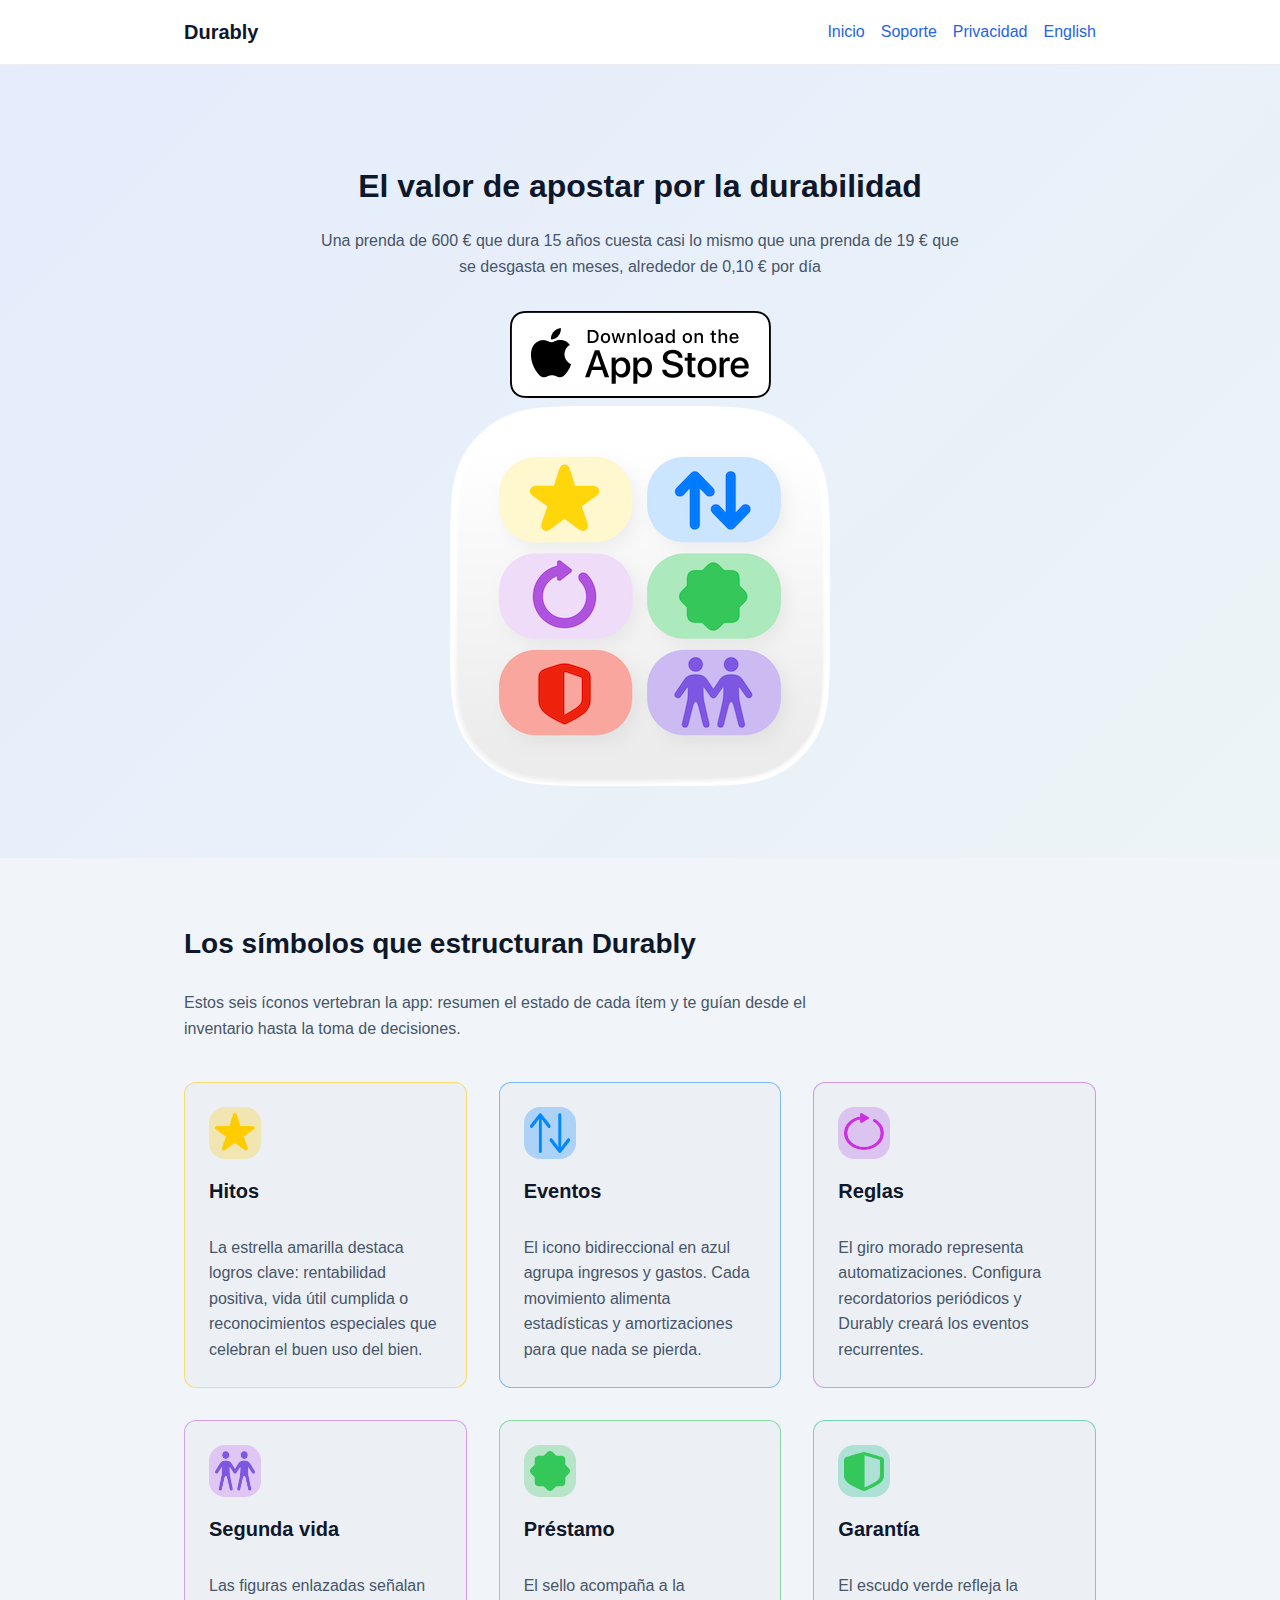
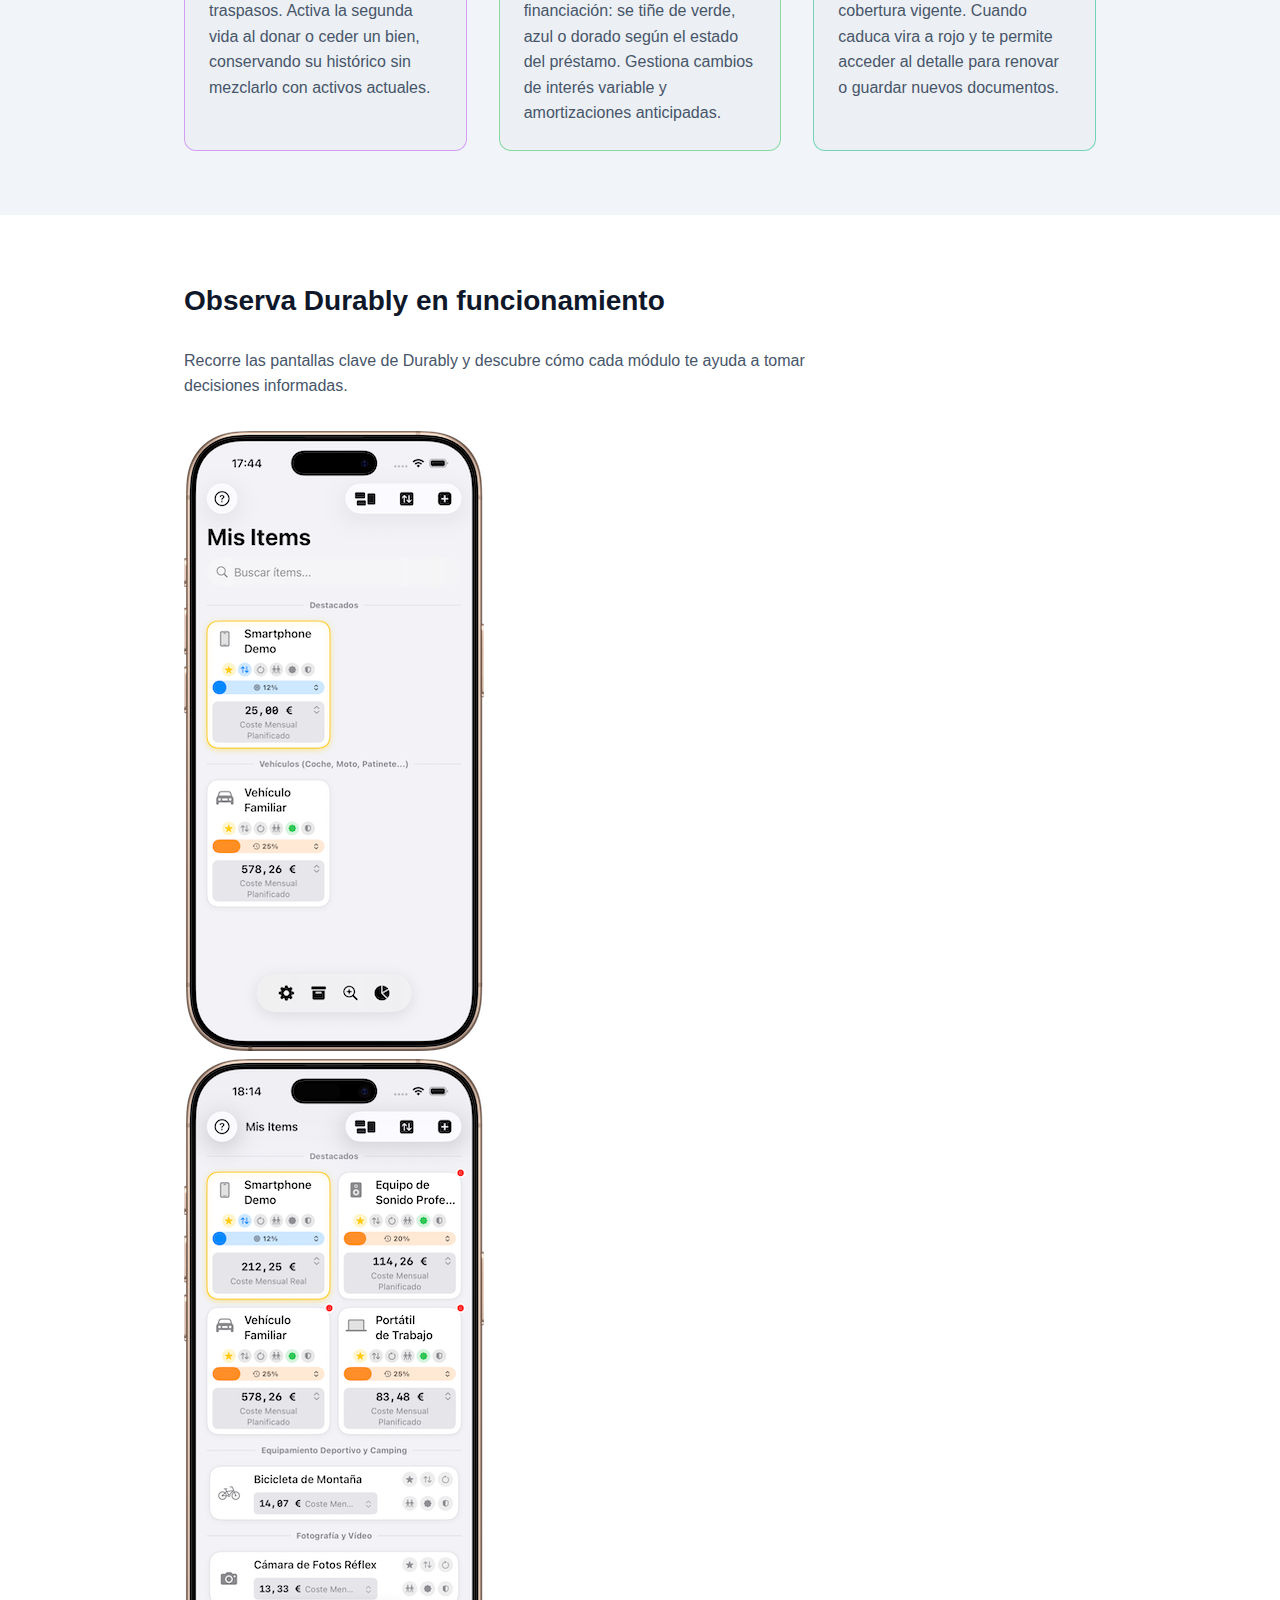
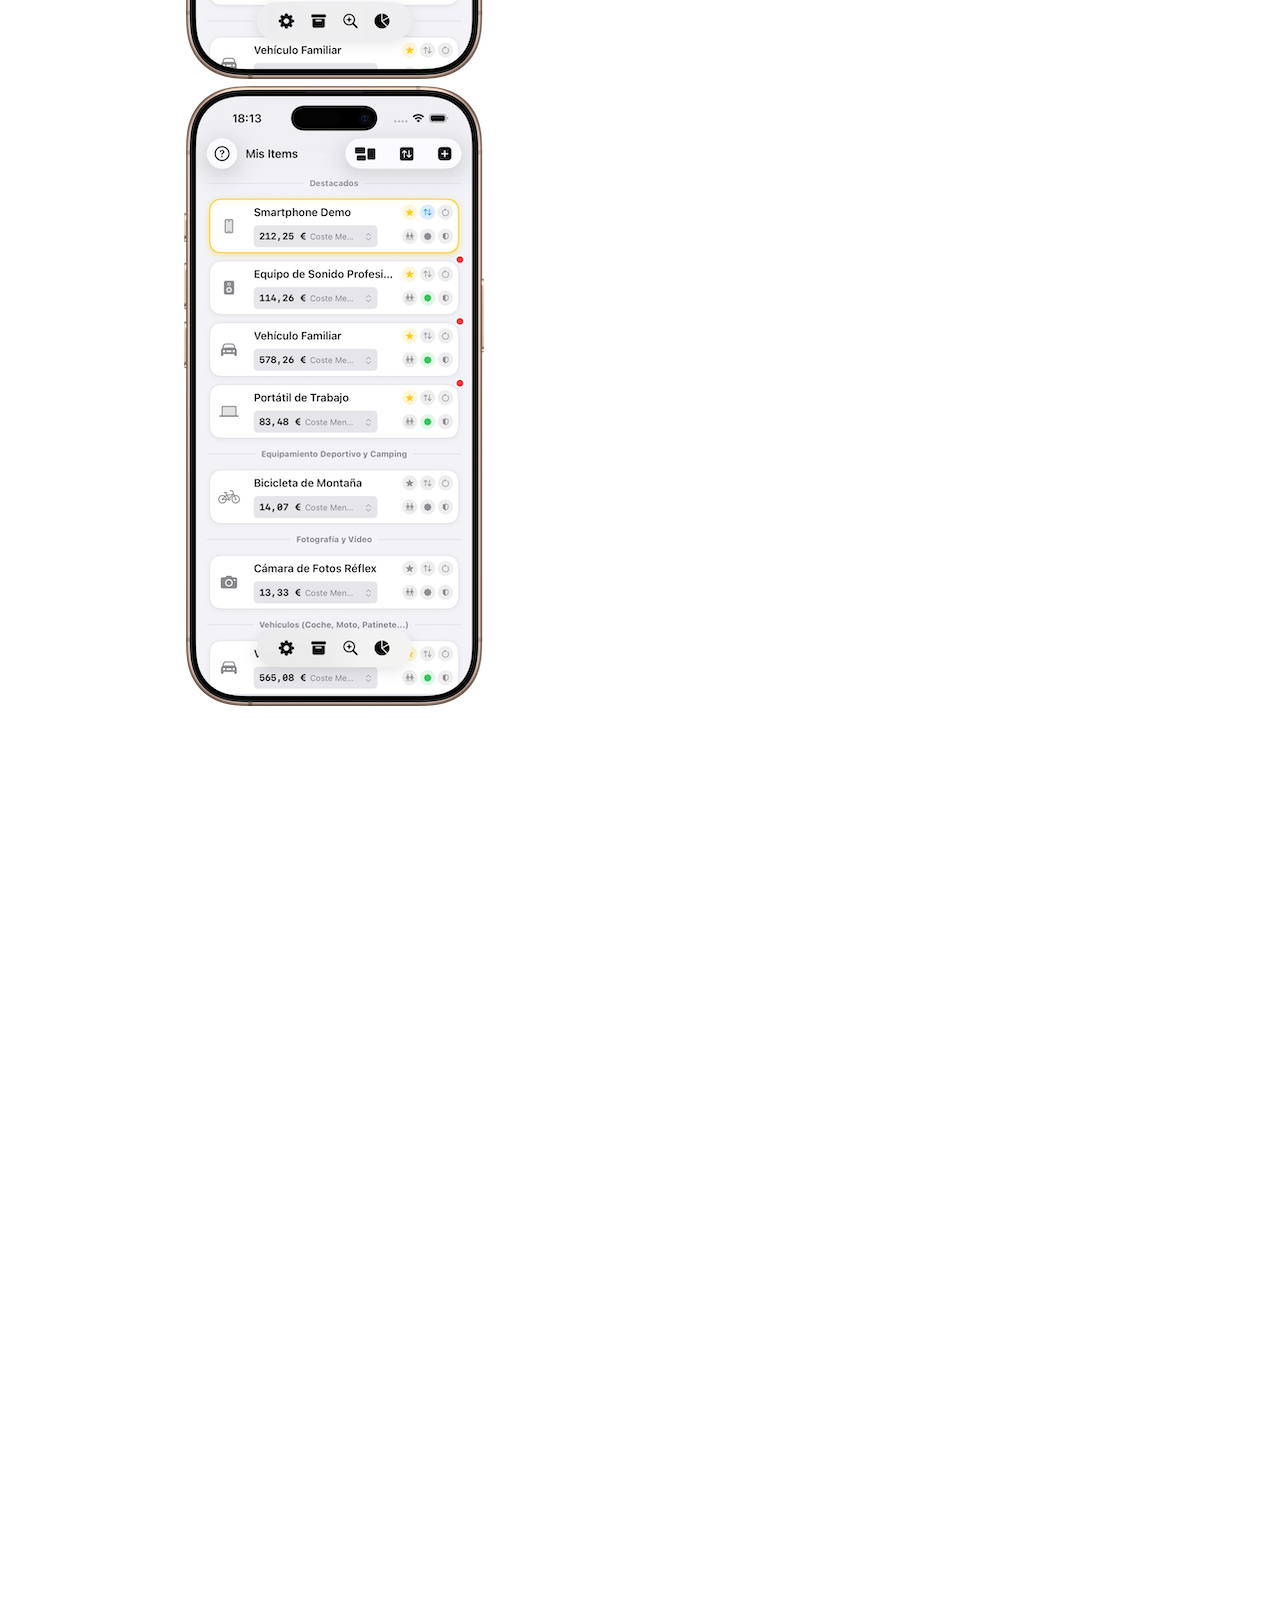
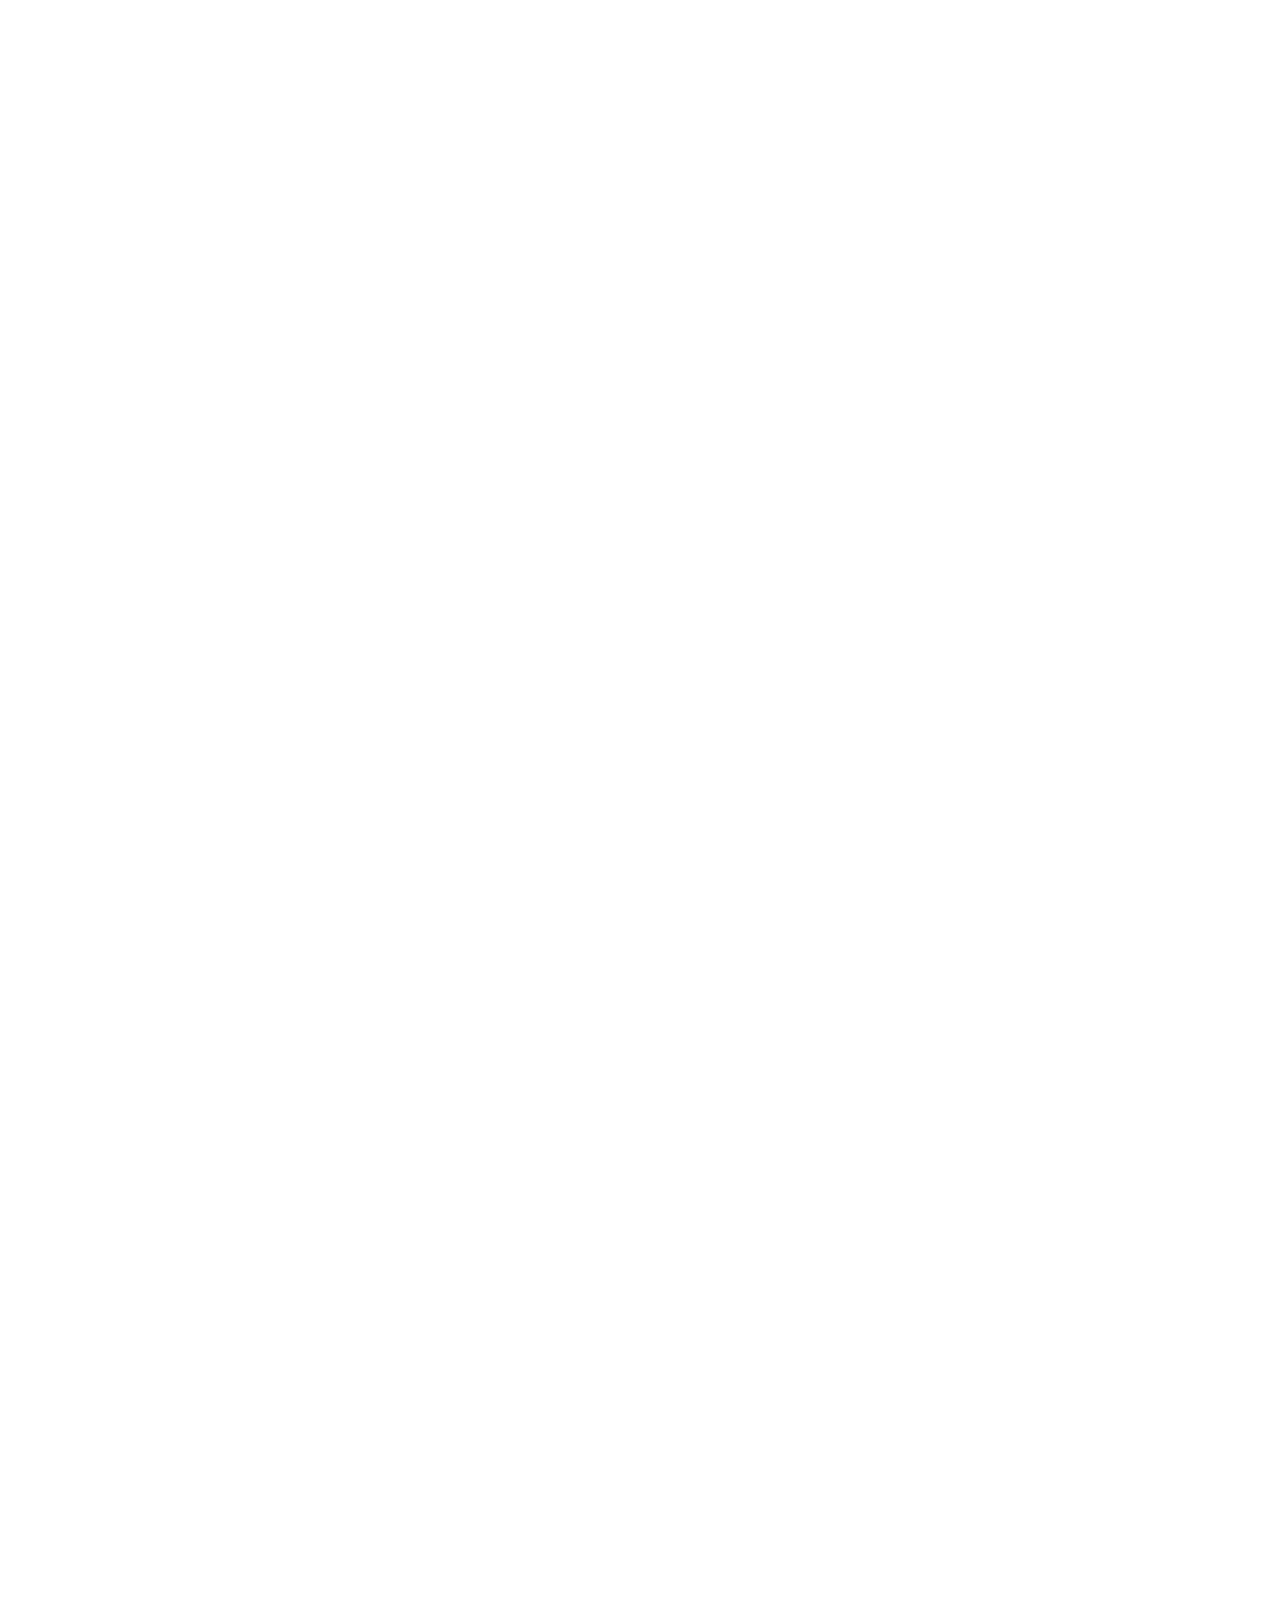
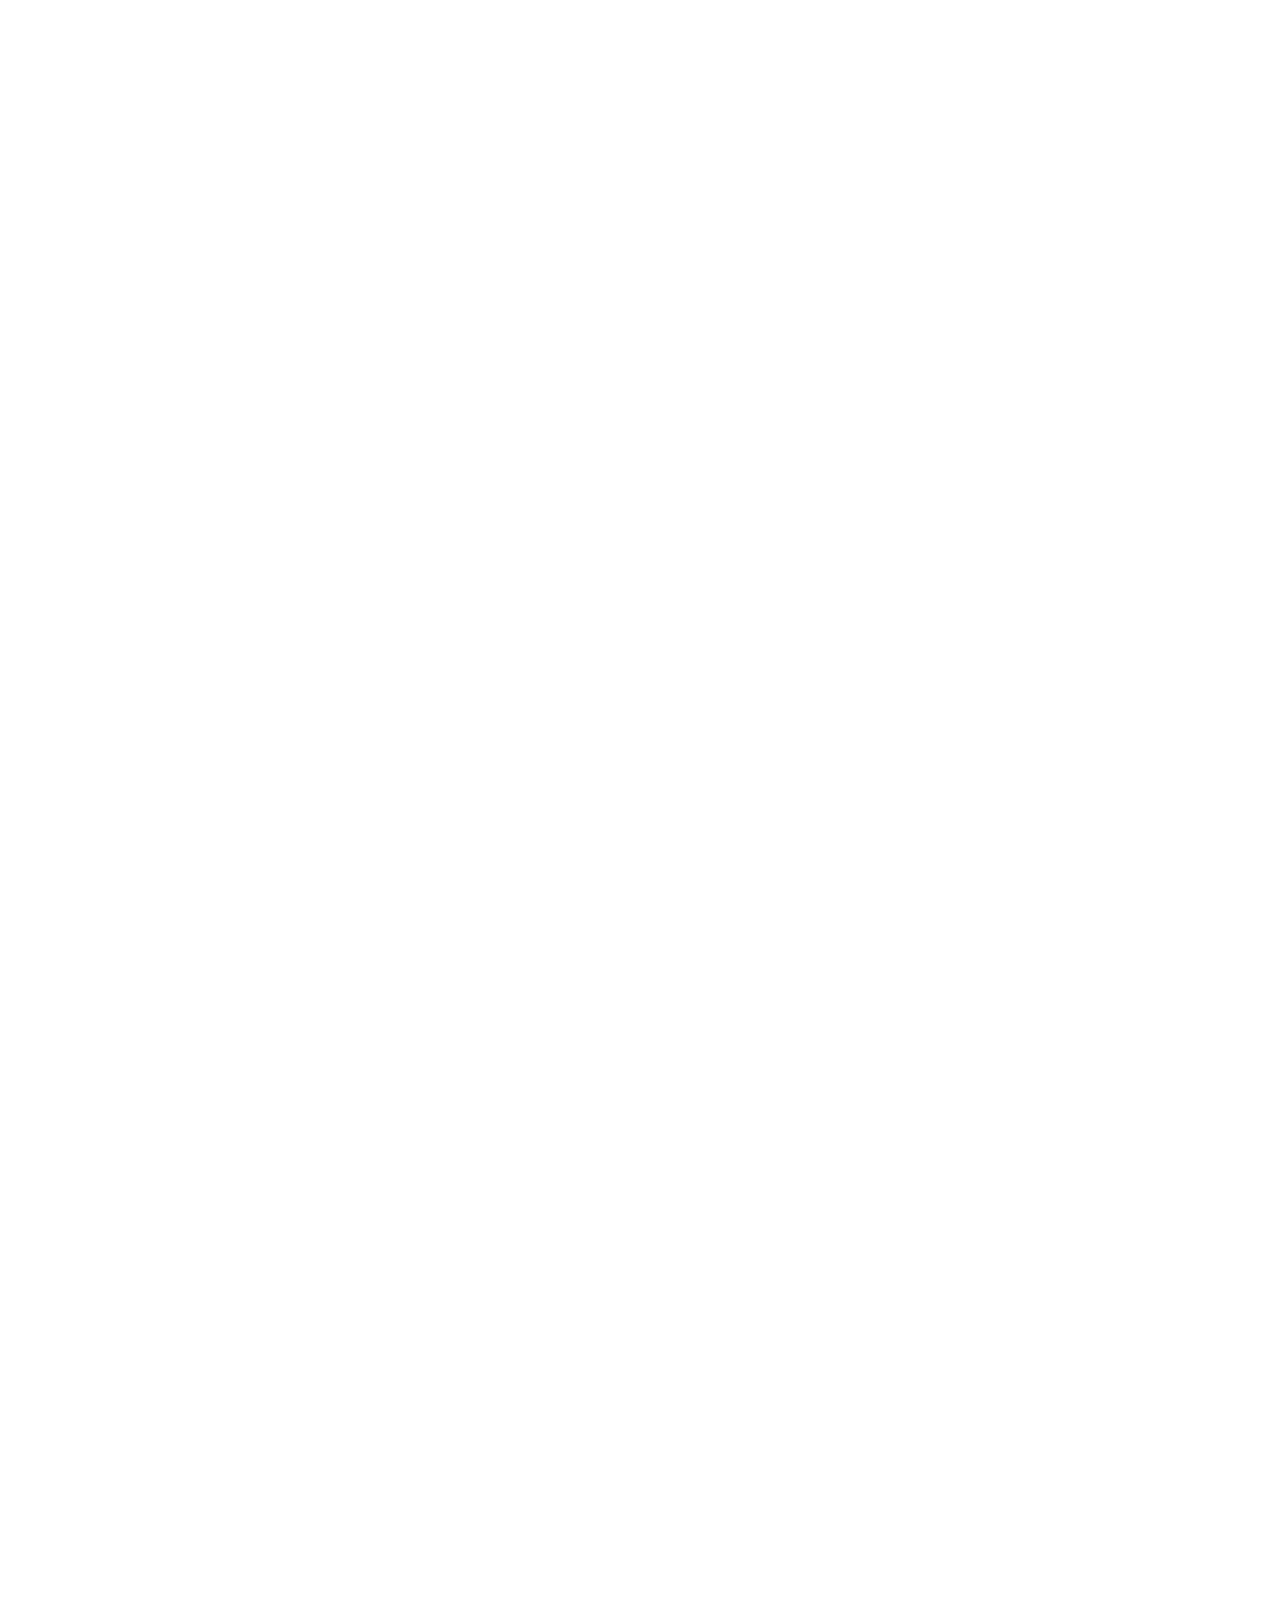
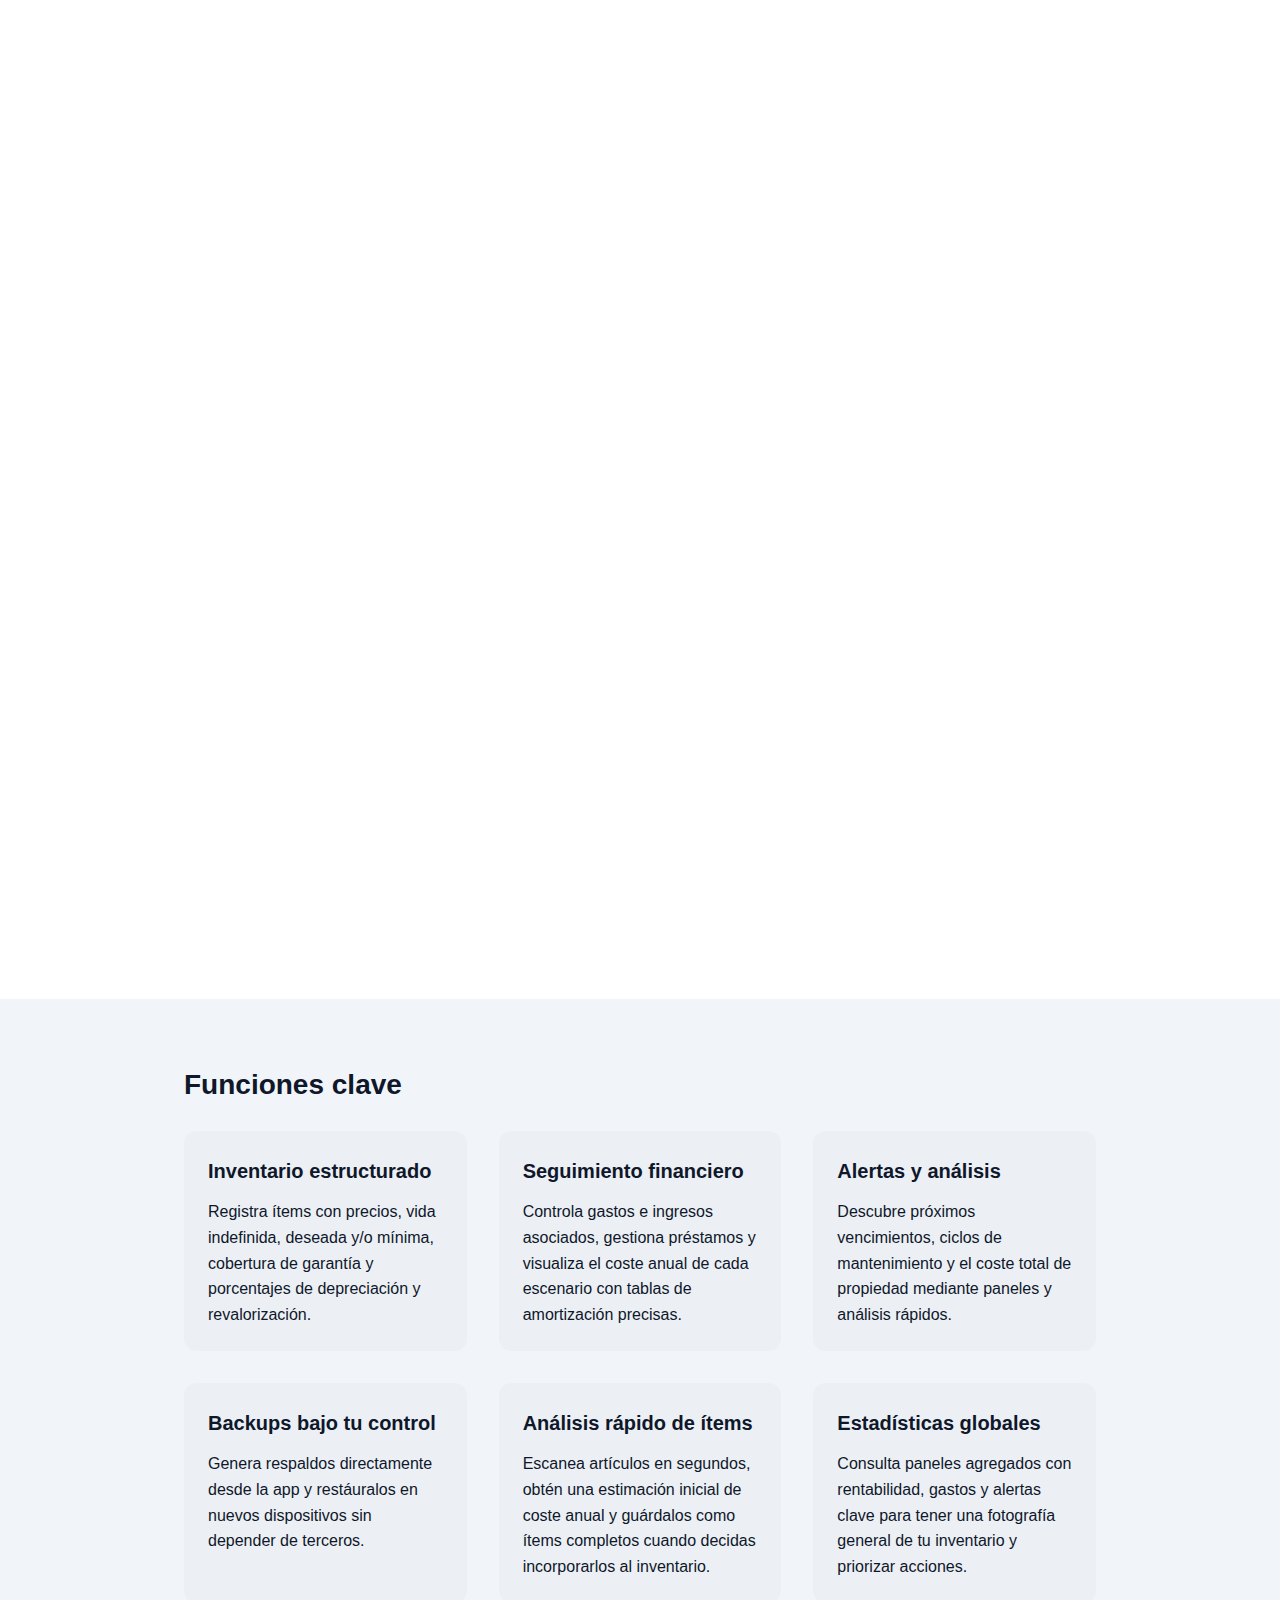
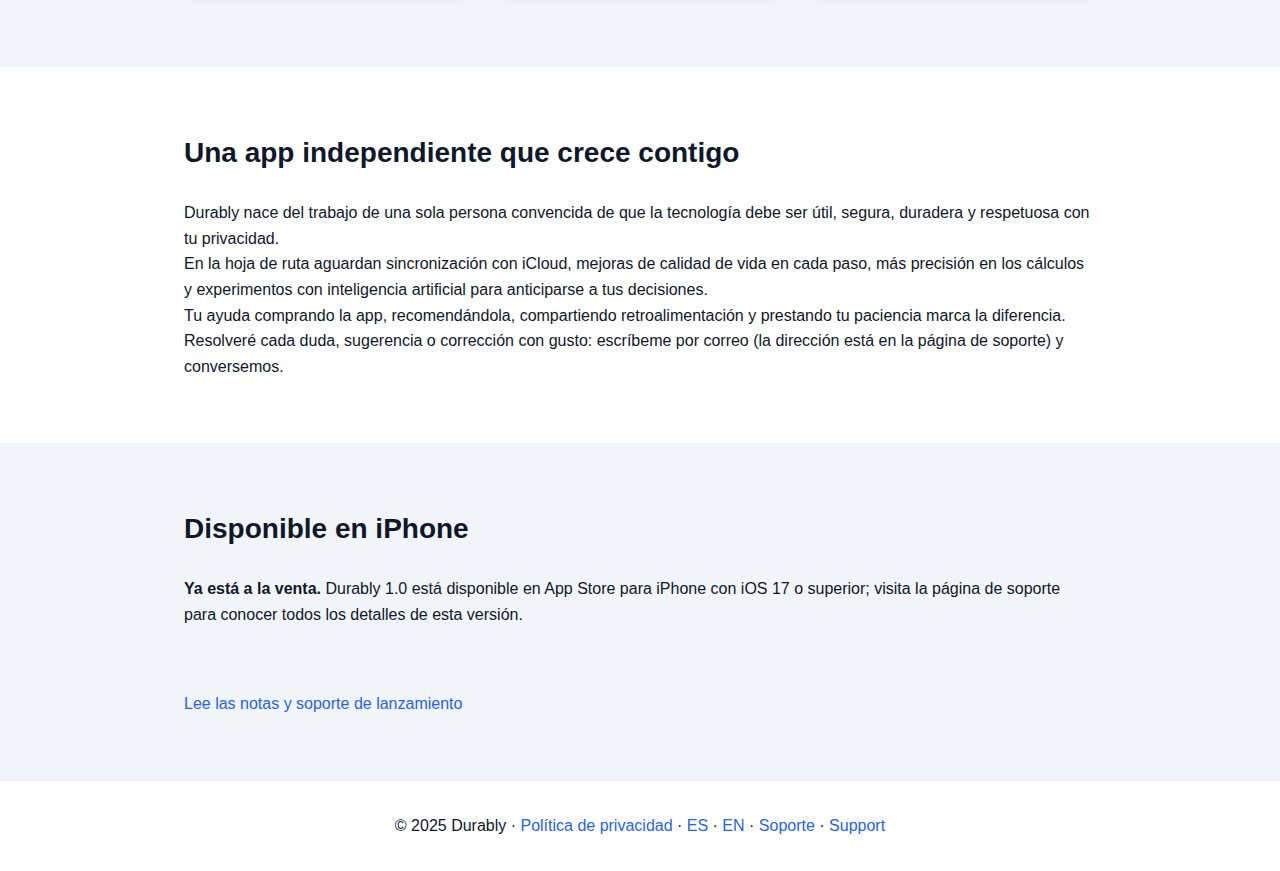
<file: index.html>
<!DOCTYPE html>
<html lang="es">
  <head>
    <meta charset="utf-8" />
    <meta name="viewport" content="width=device-width, initial-scale=1" />
    <title>Durably — Comprende el coste real de tus ítems</title>
    <link rel="stylesheet" href="styles.css" />
    <meta
      name="description"
      content="Durably te ayuda a desglosar el coste real de cada ítem: inventario, amortización, mantenimiento y decisiones basadas en datos."
    />
    <!-- Google tag (gtag.js) -->
    <script
      async
      src="https://www.googletagmanager.com/gtag/js?id=G-9CP3HS50KK"
    ></script>
    <script>
      window.dataLayer = window.dataLayer || [];
      function gtag() {
        dataLayer.push(arguments);
      }
      gtag("js", new Date());
      gtag("config", "G-9CP3HS50KK");
    </script>
  </head>
  <body>
    <header class="site-header">
      <div class="container">
        <h1>Durably</h1>
        <nav>
          <a href="index.html" class="active">Inicio</a>
          <a href="support.html">Soporte</a>
          <a href="privacy.html">Privacidad</a>
          <a href="en/index.html">English</a>
        </nav>
      </div>
    </header>

    <main>
      <section class="hero">
        <div class="container hero-grid">
          <div class="hero-content">
            <h2>El valor de apostar por la durabilidad</h2>
            <p>
              Una prenda de 600 € que dura 15 años cuesta casi lo mismo que una
              prenda de 19 € que se desgasta en meses, alrededor de 0,10 € por
              día
            </p>
            <div class="hero-badge">
              <a href="https://apps.apple.com/es/app/durably/id6754685712">
                <img
                  src="img/misc/BadgeAppStore_big.png"
                  alt="Disponible en App Store"
                  width="261"
                  height="87"
                  loading="lazy"
                />
              </a>
            </div>
          </div>
          <div class="hero-media">
            <img
              src="img/Durably-iOS-Default-380x380.png"
              alt="Ilustración de la app Durably"
              width="380"
              height="380"
              loading="lazy"
            />
          </div>
        </div>
      </section>

      <section id="core-symbols" class="section section-alt">
        <div class="container">
          <h3>Los símbolos que estructuran Durably</h3>
          <p class="section-lead">
            Estos seis íconos vertebran la app: resumen el estado de cada ítem y
            te guían desde el inventario hasta la toma de decisiones.
          </p>
          <div class="grid symbols-grid">
            <article class="symbol-card symbol-card--milestones">
              <span class="symbol-icon" aria-hidden="true">
                <img
                  src="img/star.fill.png"
                  alt=""
                  width="70"
                  height="71"
                  loading="lazy"
                />
              </span>
              <div class="symbol-copy">
                <h4>Hitos</h4>
              </div>
              <p>
                La estrella amarilla destaca logros clave: rentabilidad
                positiva, vida útil cumplida o reconocimientos especiales que
                celebran el buen uso del bien.
              </p>
            </article>
            <article class="symbol-card symbol-card--events">
              <span class="symbol-icon" aria-hidden="true">
                <img
                  src="img/arrow.up.arrow.down.png"
                  alt=""
                  width="73"
                  height="59"
                  loading="lazy"
                />
              </span>
              <div class="symbol-copy">
                <h4>Eventos</h4>
              </div>
              <p>
                El icono bidireccional en azul agrupa ingresos y gastos. Cada
                movimiento alimenta estadísticas y amortizaciones para que nada
                se pierda.
              </p>
            </article>
            <article class="symbol-card symbol-card--rules">
              <span class="symbol-icon" aria-hidden="true">
                <img
                  src="img/arrow.trianglehead.clockwise.png"
                  alt=""
                  width="64"
                  height="76"
                  loading="lazy"
                />
              </span>
              <div class="symbol-copy">
                <h4>Reglas</h4>
              </div>
              <p>
                El giro morado representa automatizaciones. Configura
                recordatorios periódicos y Durably creará los eventos
                recurrentes.
              </p>
            </article>
            <article class="symbol-card symbol-card--second-life">
              <span class="symbol-icon" aria-hidden="true">
                <img
                  src="img/figure.2.left.holdinghands.png"
                  alt=""
                  width="83"
                  height="74"
                  loading="lazy"
                />
              </span>
              <div class="symbol-copy">
                <h4>Segunda vida</h4>
              </div>
              <p>
                Las figuras enlazadas señalan traspasos. Activa la segunda vida
                al donar o ceder un bien, conservando su histórico sin mezclarlo
                con activos actuales.
              </p>
            </article>
            <article class="symbol-card symbol-card--loans">
              <span class="symbol-icon" aria-hidden="true">
                <img
                  src="img/seal.fill.png"
                  alt=""
                  width="71"
                  height="71"
                  loading="lazy"
                />
              </span>
              <div class="symbol-copy">
                <h4>Préstamo</h4>
              </div>
              <p>
                El sello acompaña a la financiación: se tiñe de verde, azul o
                dorado según el estado del préstamo. Gestiona cambios de interés
                variable y amortizaciones anticipadas.
              </p>
            </article>
            <article class="symbol-card symbol-card--warranty">
              <span class="symbol-icon" aria-hidden="true">
                <img
                  src="img/shield.lefthalf.filled.png"
                  alt=""
                  width="52"
                  height="65"
                  loading="lazy"
                />
              </span>
              <div class="symbol-copy">
                <h4>Garantía</h4>
              </div>
              <p>
                El escudo verde refleja la cobertura vigente. Cuando caduca vira
                a rojo y te permite acceder al detalle para renovar o guardar
                nuevos documentos.
              </p>
            </article>
          </div>
        </div>
      </section>

      <section id="screenshots" class="section">
        <div class="container">
          <h3>Observa Durably en funcionamiento</h3>
          <p class="section-lead">
            Recorre las pantallas clave de Durably y descubre cómo cada módulo
            te ayuda a tomar decisiones informadas.
          </p>
          <div
            class="screenshots-carousel"
            aria-label="Carrusel de capturas de Durably"
          >
            <figure class="screenshots-item">
              <img
                src="img/screenshots/1_ItemListView.png"
                alt="Listado de ítems con estado y cobertura"
                width="300"
                height="620"
                loading="lazy"
              />
            </figure>
            <figure class="screenshots-item">
              <img
                src="img/screenshots/2_VistaMixta.png"
                alt="Vista mixta con resumen y lista de elementos"
                width="300"
                height="620"
                loading="lazy"
              />
            </figure>
            <figure class="screenshots-item">
              <img
                src="img/screenshots/3_VistaCompacta.png"
                alt="Vista compacta con tarjetas resumidas"
                width="300"
                height="620"
                loading="lazy"
              />
            </figure>
            <figure class="screenshots-item">
              <img
                src="img/screenshots/4_ItemDetailview.png"
                alt="Detalle de ítem con eventos y garantías"
                width="300"
                height="620"
                loading="lazy"
              />
            </figure>
            <figure class="screenshots-item">
              <img
                src="img/screenshots/5_Milestones.png"
                alt="Resumen de hitos y logros alcanzados"
                width="300"
                height="620"
                loading="lazy"
              />
            </figure>
            <figure class="screenshots-item">
              <img
                src="img/screenshots/6_GlobalStatistics.png"
                alt="Estadísticas globales con métricas clave"
                width="300"
                height="620"
                loading="lazy"
              />
            </figure>
            <figure class="screenshots-item">
              <img
                src="img/screenshots/7_DataManagement.png"
                alt="Panel para administrar y respaldar datos"
                width="300"
                height="620"
                loading="lazy"
              />
            </figure>
            <figure class="screenshots-item">
              <img
                src="img/screenshots/8_Statistics.png"
                alt="Estadísticas con gráficos comparativos"
                width="300"
                height="620"
                loading="lazy"
              />
            </figure>
            <figure class="screenshots-item">
              <img
                src="img/screenshots/9_QuickAnalysis.png"
                alt="Análisis rápido para estimar coste anual"
                width="300"
                height="620"
                loading="lazy"
              />
            </figure>
            <figure class="screenshots-item">
              <img
                src="img/screenshots/10_AmortizacionAnticipada.png"
                alt="Amortizaciones anticipadas con detalle de impacto"
                width="300"
                height="620"
                loading="lazy"
              />
            </figure>
            <figure class="screenshots-item">
              <img
                src="img/screenshots/11_CuadroAmortizacion.png"
                alt="Tabla de amortización con cuotas y saldos al día"
                width="300"
                height="620"
                loading="lazy"
              />
            </figure>
          </div>
        </div>
      </section>

      <section id="features" class="section section-alt">
        <div class="container">
          <h3>Funciones clave</h3>
          <div class="grid">
            <article>
              <h4>Inventario estructurado</h4>
              <p>
                Registra ítems con precios, vida indefinida, deseada y/o mínima,
                cobertura de garantía y porcentajes de depreciación y
                revalorización.
              </p>
            </article>
            <article>
              <h4>Seguimiento financiero</h4>
              <p>
                Controla gastos e ingresos asociados, gestiona préstamos y
                visualiza el coste anual de cada escenario con tablas de
                amortización precisas.
              </p>
            </article>
            <article>
              <h4>Alertas y análisis</h4>
              <p>
                Descubre próximos vencimientos, ciclos de mantenimiento y el
                coste total de propiedad mediante paneles y análisis rápidos.
              </p>
            </article>
            <article>
              <h4>Backups bajo tu control</h4>
              <p>
                Genera respaldos directamente desde la app y restáuralos en
                nuevos dispositivos sin depender de terceros.
              </p>
            </article>
            <article>
              <h4>Análisis rápido de ítems</h4>
              <p>
                Escanea artículos en segundos, obtén una estimación inicial de
                coste anual y guárdalos como ítems completos cuando decidas
                incorporarlos al inventario.
              </p>
            </article>
            <article>
              <h4>Estadísticas globales</h4>
              <p>
                Consulta paneles agregados con rentabilidad, gastos y alertas
                clave para tener una fotografía general de tu inventario y
                priorizar acciones.
              </p>
            </article>
          </div>
        </div>
      </section>

      <section id="continuous-improvement" class="section">
        <div class="container">
          <h3>Una app independiente que crece contigo</h3>
          <p>
            Durably nace del trabajo de una sola persona convencida de que la
            tecnología debe ser útil, segura, duradera y respetuosa con tu
            privacidad.
          </p>
          <p>
            En la hoja de ruta aguardan sincronización con iCloud, mejoras de
            calidad de vida en cada paso, más precisión en los cálculos y
            experimentos con inteligencia artificial para anticiparse a tus
            decisiones.
          </p>
          <p>
            Tu ayuda comprando la app, recomendándola, compartiendo
            retroalimentación y prestando tu paciencia marca la diferencia.
            Resolveré cada duda, sugerencia o corrección con gusto: escríbeme
            por correo (la dirección está en la página de soporte) y
            conversemos.
          </p>
        </div>
      </section>

      <section class="section section-alt">
        <div class="container">
          <h3>Disponible en iPhone</h3>
          <p>
            <strong>Ya está a la venta.</strong> Durably 1.0 está disponible en
            App Store para iPhone con iOS 17 o superior; visita la página de
            soporte para conocer todos los detalles de esta versión.
          </p>
          <div
            class="app-store-links"
            aria-label="Descarga Durably en App Store"
          >
            <a href="https://apps.apple.com/es/app/durably/id6754685712">
              <img
                src="img/misc/AppleAppStore_Badge.png"
                alt="Descargar en App Store"
                width="120"
                height="40"
                loading="lazy"
              />
            </a>
          </div>
          <a class="link" href="support.html"
            >Lee las notas y soporte de lanzamiento</a
          >
        </div>
      </section>
    </main>

    <footer class="site-footer">
      <div class="container">
        <p>
          © 2025 Durably · <a href="privacy.html">Política de privacidad</a> ·
          <a href="index.html">ES</a> · <a href="en/index.html">EN</a> ·
          <a href="support.html">Soporte</a> ·
          <a href="en/support.html">Support</a>
        </p>
      </div>
    </footer>
  </body>
</html>
</file>
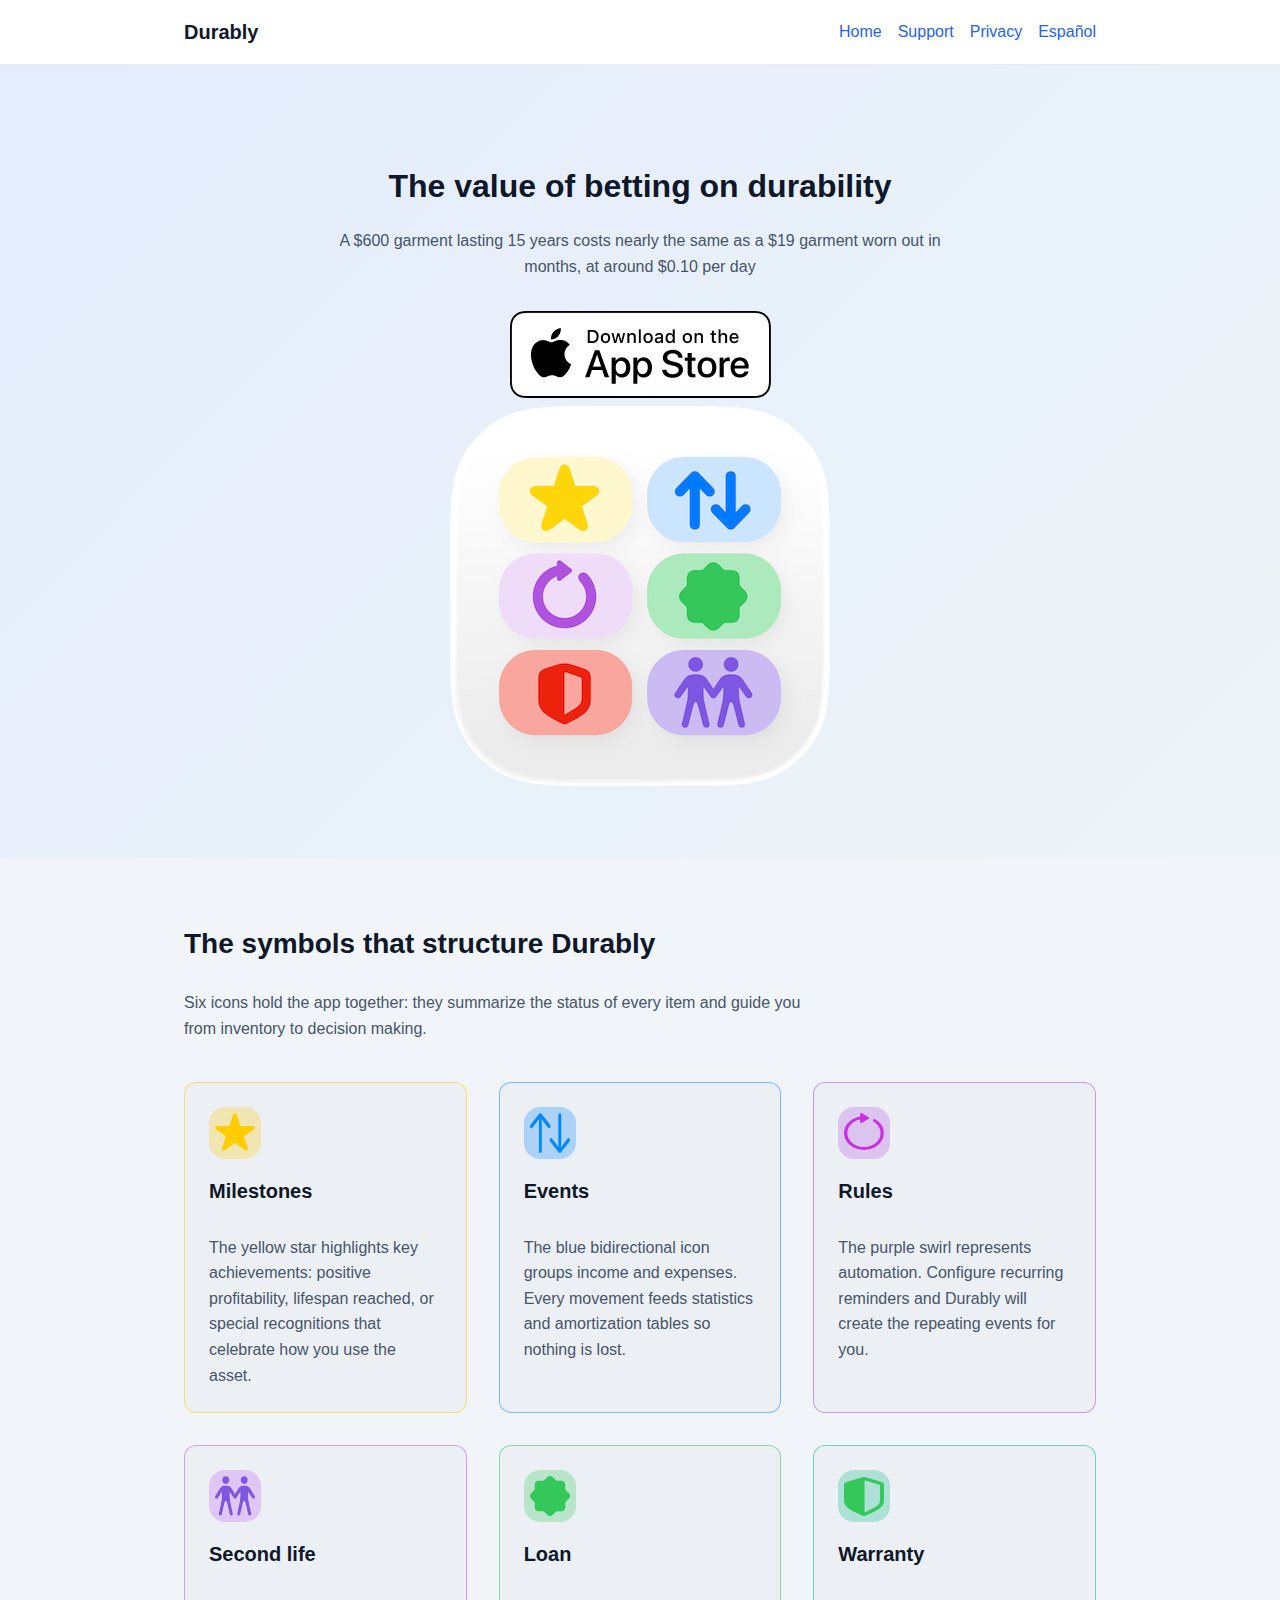
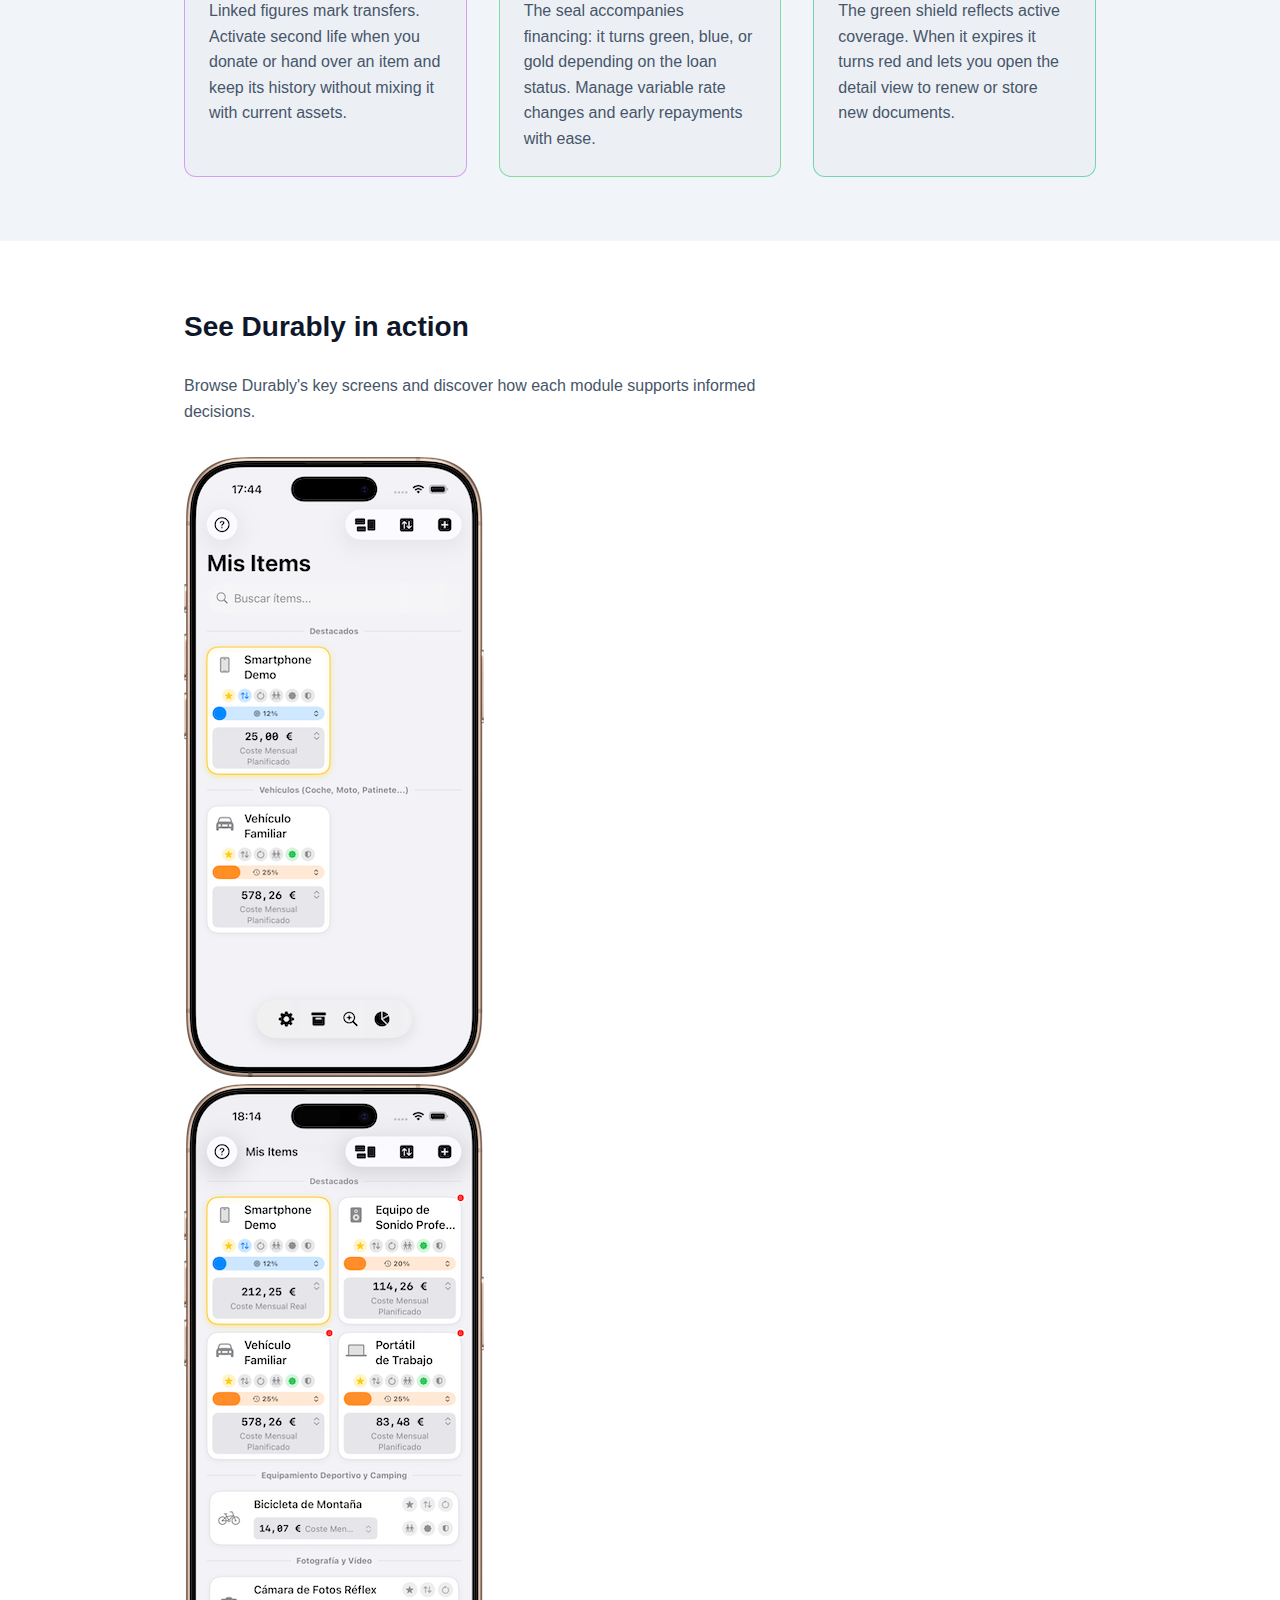
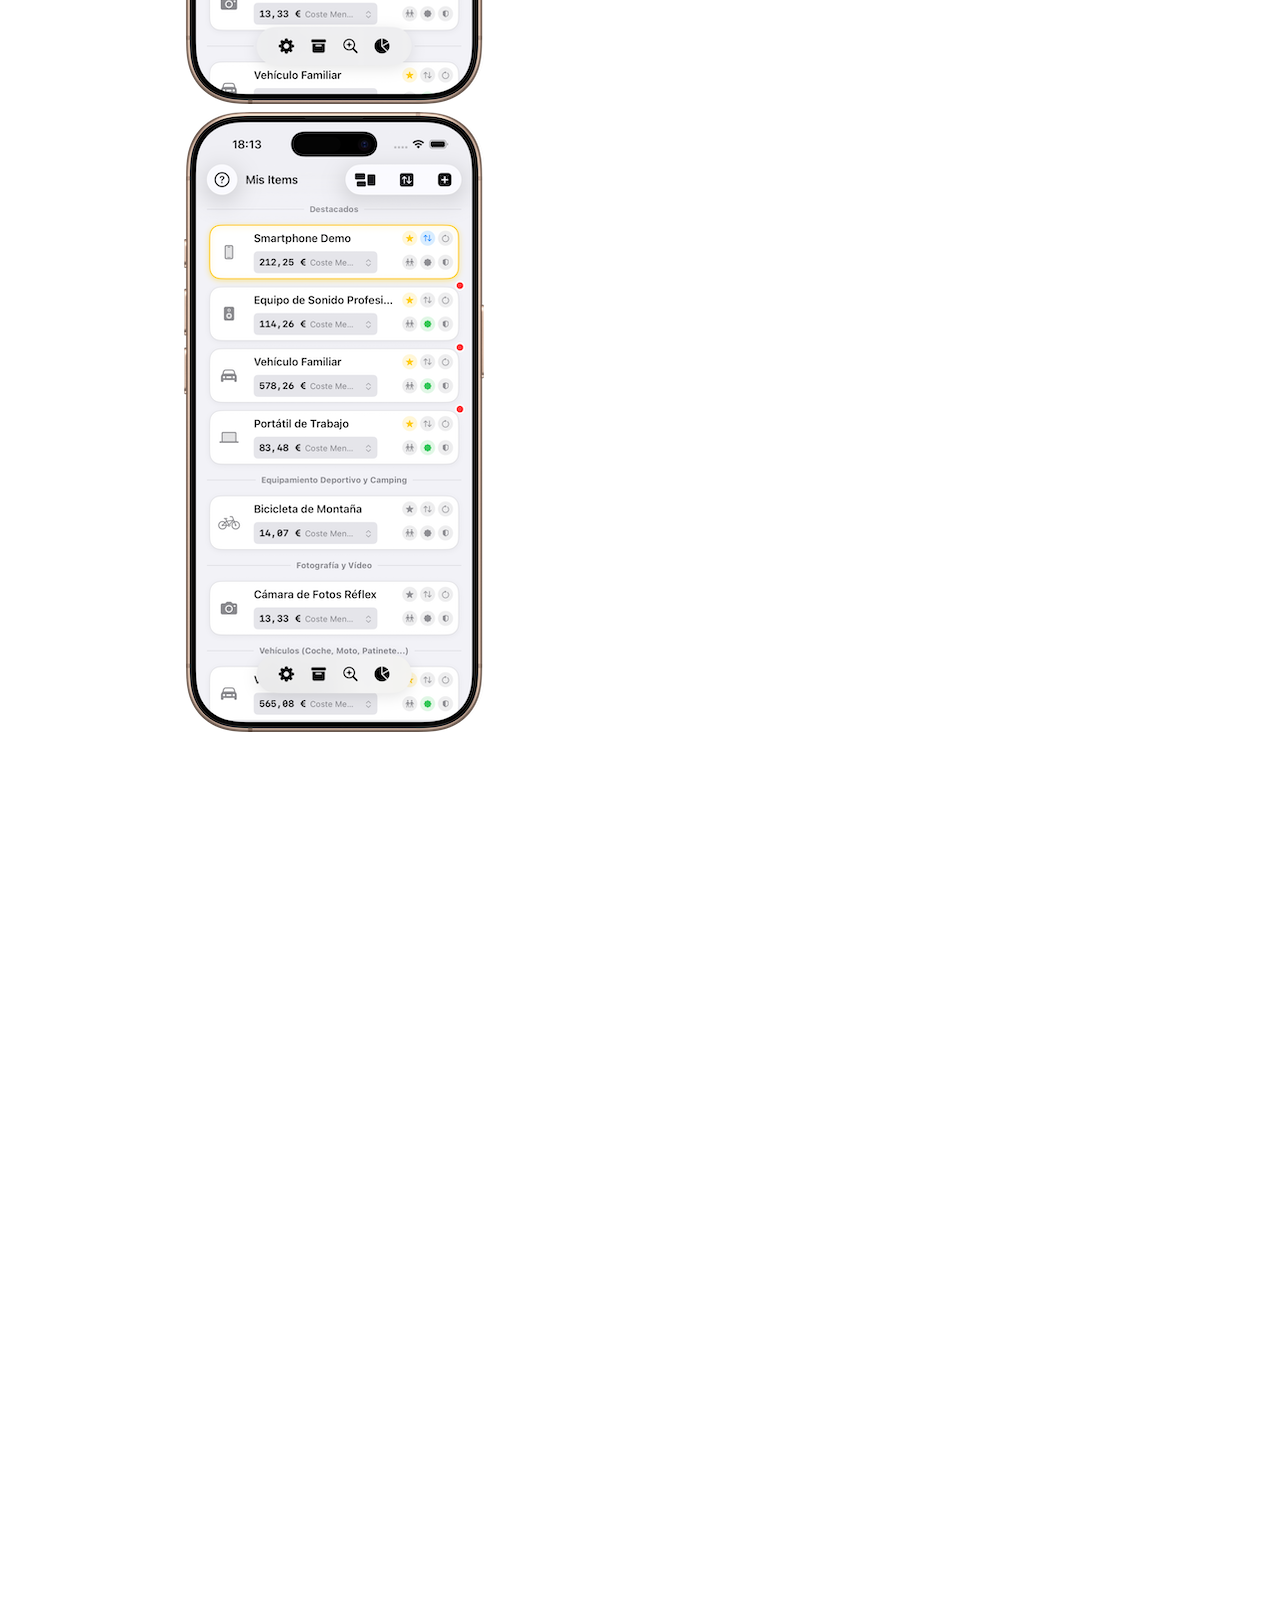
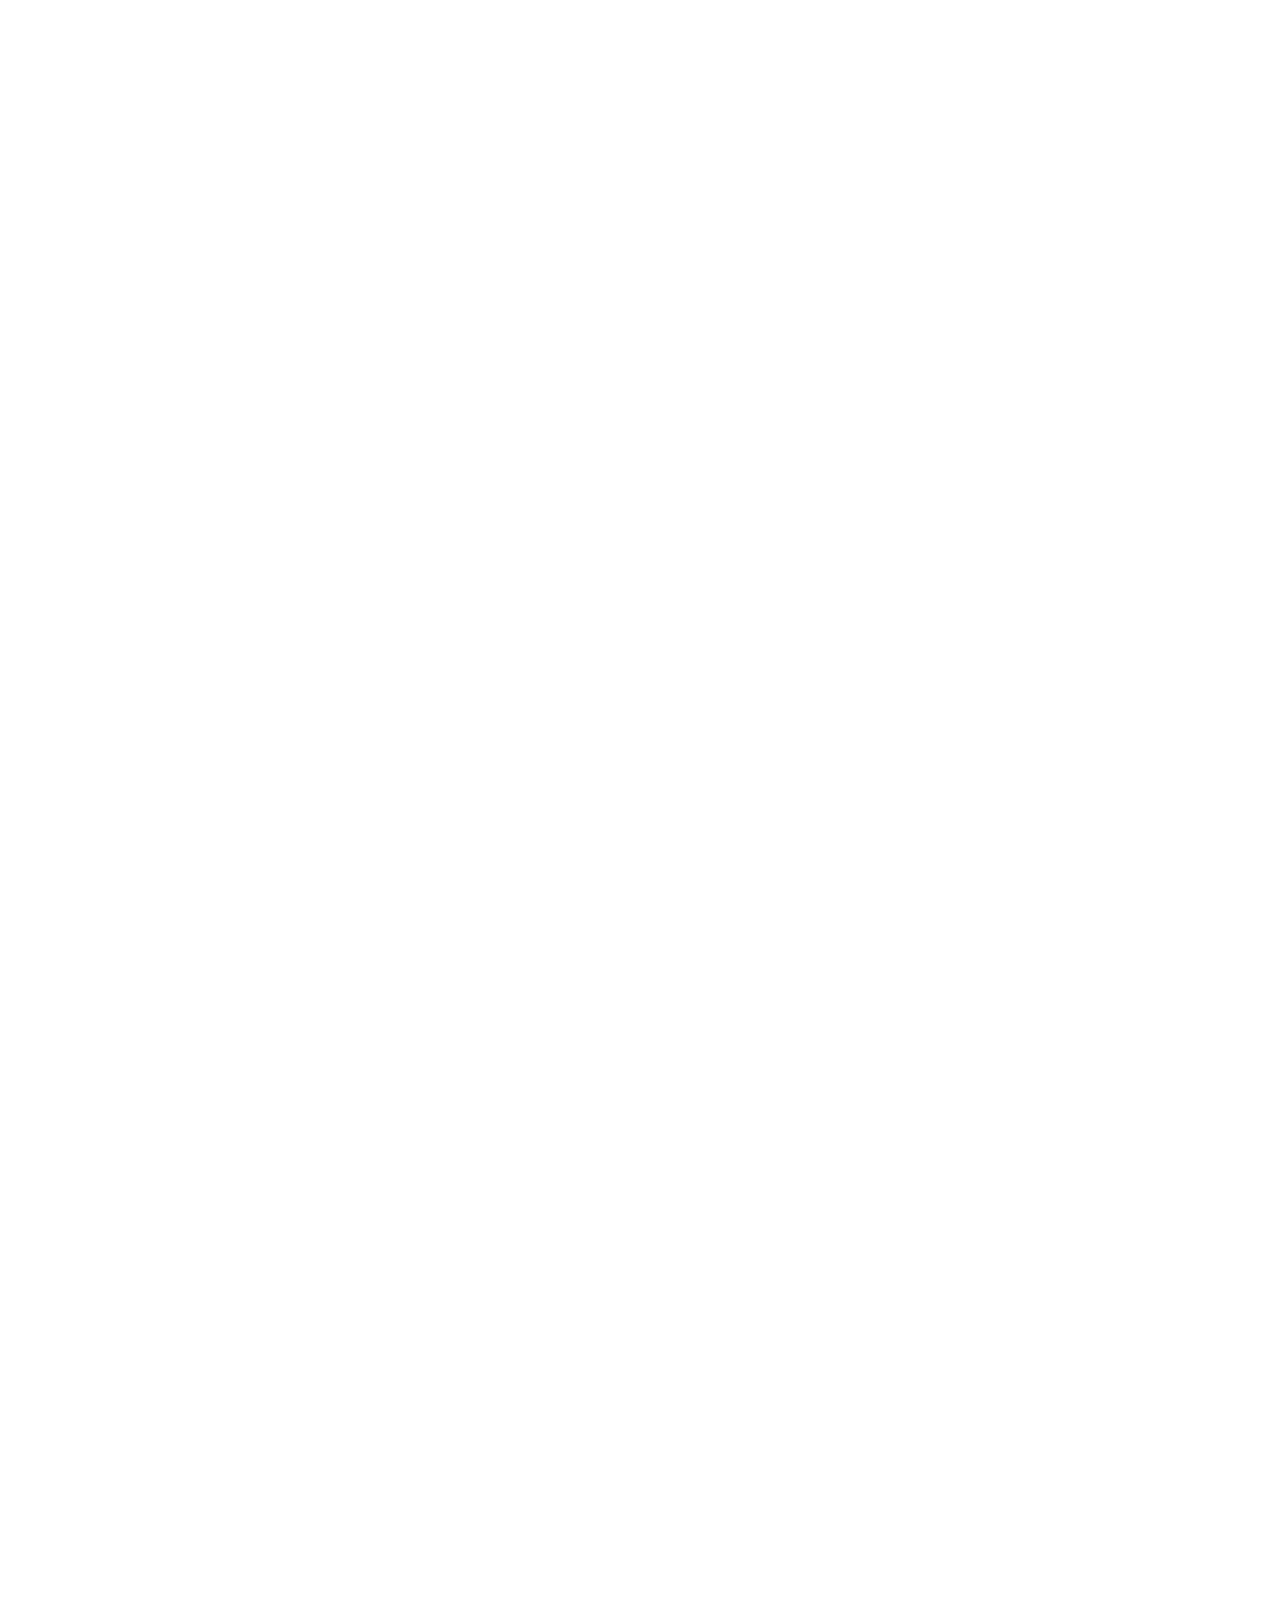
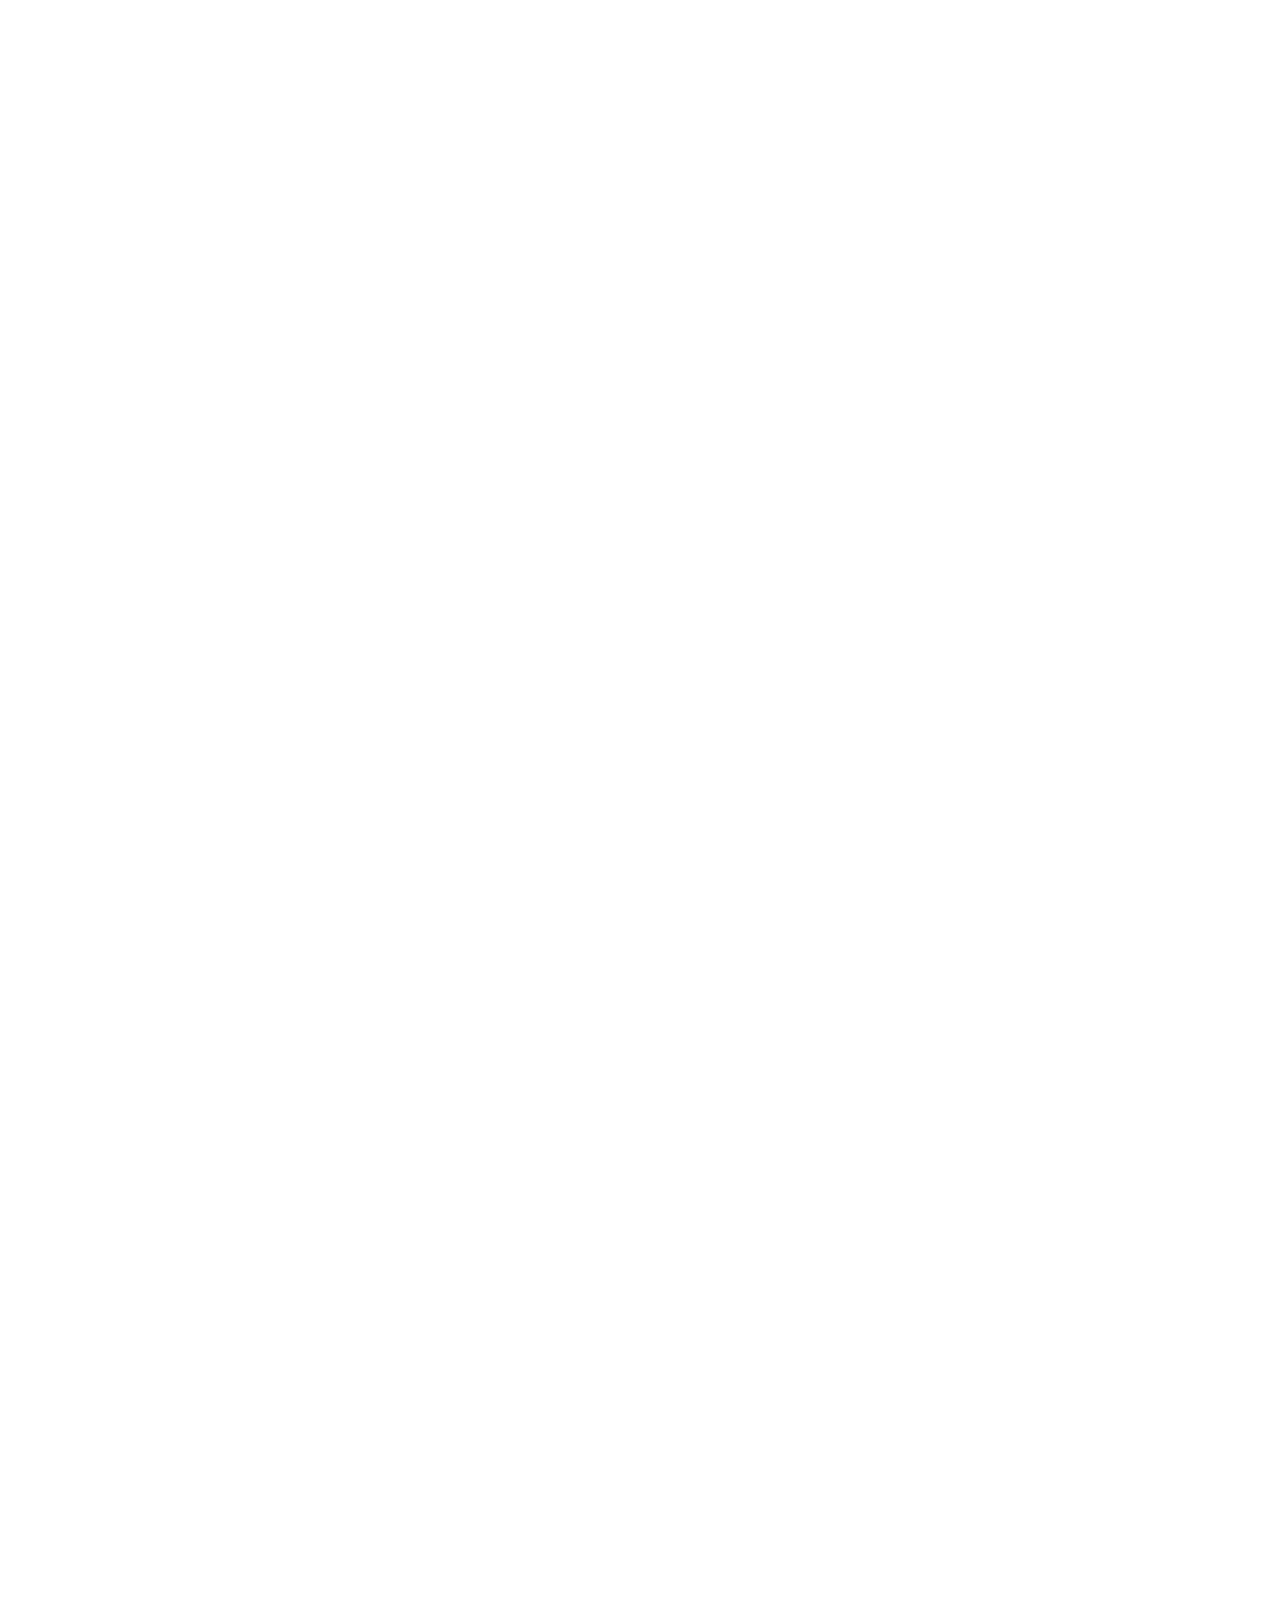
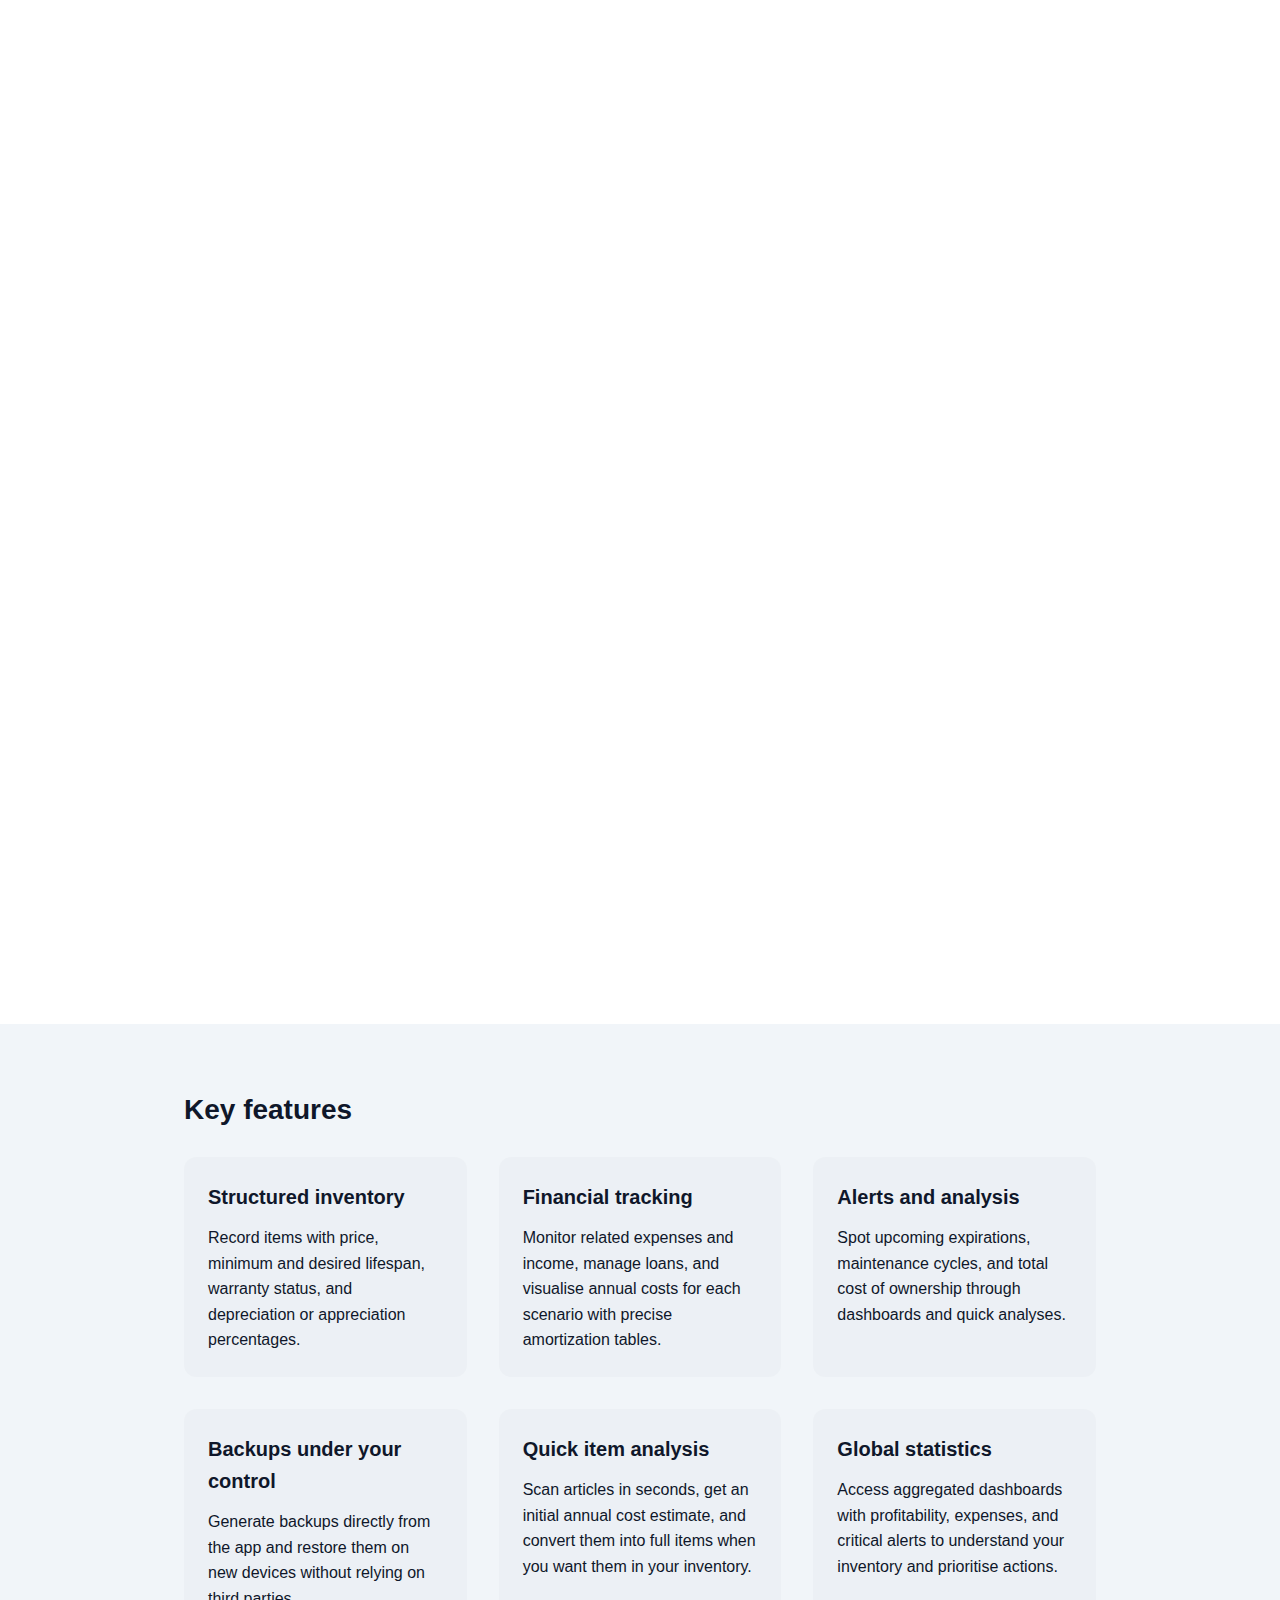
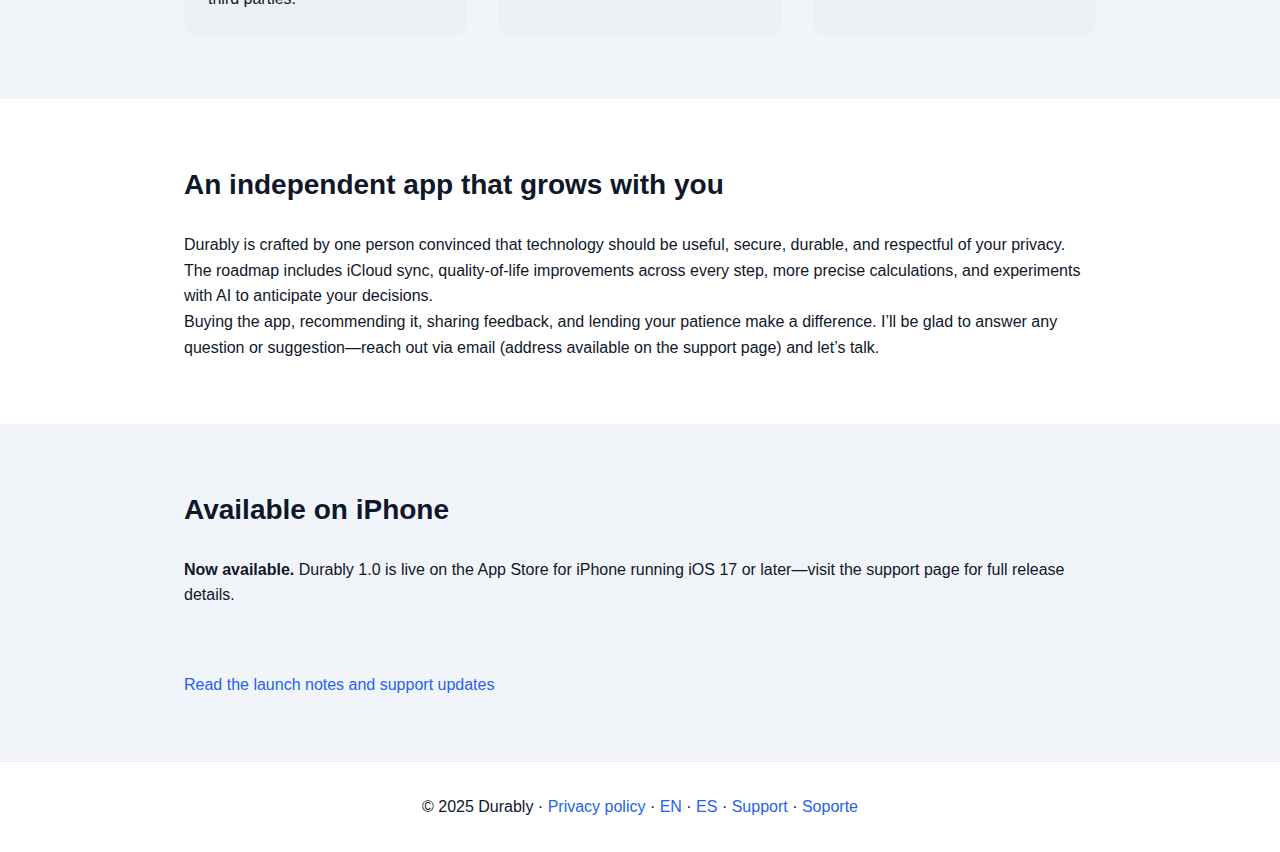
<file: en/index.html>
<!DOCTYPE html>
<html lang="en">
  <head>
    <meta charset="utf-8" />
    <meta name="viewport" content="width=device-width, initial-scale=1" />
    <title>Durably — Understand the true cost of your items</title>
    <link rel="stylesheet" href="../styles.css" />
    <meta
      name="description"
      content="Durably helps you break down the real cost of each item: inventory, amortization, maintenance, and data-driven decisions."
    />
  </head>
  <body>
    <header class="site-header">
      <div class="container">
        <h1>Durably</h1>
        <nav>
          <a href="index.html" class="active">Home</a>
          <a href="support.html">Support</a>
          <a href="privacy.html">Privacy</a>
          <a href="../index.html">Español</a>
        </nav>
      </div>
    </header>

    <main>
      <section class="hero">
        <div class="container hero-grid">
          <div class="hero-content">
            <h2>The value of betting on durability</h2>
            <p>
              A $600 garment lasting 15 years costs nearly the same as a $19
              garment worn out in months, at around $0.10 per day
            </p>
            <div class="hero-badge">
              <a href="https://apps.apple.com/us/app/durably/id6754685712">
                <img
                  src="../img/misc/BadgeAppStore_big.png"
                  alt="Available on the App Store"
                  width="261"
                  height="87"
                  loading="lazy"
                />
              </a>
            </div>
          </div>
          <div class="hero-media">
            <img
              src="../img/Durably-iOS-Default-380x380.png"
              alt="Durably app illustration"
              width="380"
              height="380"
              loading="lazy"
            />
          </div>
        </div>
      </section>

      <section id="core-symbols" class="section section-alt">
        <div class="container">
          <h3>The symbols that structure Durably</h3>
          <p class="section-lead">
            Six icons hold the app together: they summarize the status of every
            item and guide you from inventory to decision making.
          </p>
          <div class="grid symbols-grid">
            <article class="symbol-card symbol-card--milestones">
              <span class="symbol-icon" aria-hidden="true">
                <img
                  src="../img/star.fill.png"
                  alt=""
                  width="70"
                  height="71"
                  loading="lazy"
                />
              </span>
              <div class="symbol-copy">
                <h4>Milestones</h4>
              </div>
              <p>
                The yellow star highlights key achievements: positive
                profitability, lifespan reached, or special recognitions that
                celebrate how you use the asset.
              </p>
            </article>
            <article class="symbol-card symbol-card--events">
              <span class="symbol-icon" aria-hidden="true">
                <img
                  src="../img/arrow.up.arrow.down.png"
                  alt=""
                  width="73"
                  height="59"
                  loading="lazy"
                />
              </span>
              <div class="symbol-copy">
                <h4>Events</h4>
              </div>
              <p>
                The blue bidirectional icon groups income and expenses. Every
                movement feeds statistics and amortization tables so nothing is
                lost.
              </p>
            </article>
            <article class="symbol-card symbol-card--rules">
              <span class="symbol-icon" aria-hidden="true">
                <img
                  src="../img/arrow.trianglehead.clockwise.png"
                  alt=""
                  width="64"
                  height="76"
                  loading="lazy"
                />
              </span>
              <div class="symbol-copy">
                <h4>Rules</h4>
              </div>
              <p>
                The purple swirl represents automation. Configure recurring
                reminders and Durably will create the repeating events for you.
              </p>
            </article>
            <article class="symbol-card symbol-card--second-life">
              <span class="symbol-icon" aria-hidden="true">
                <img
                  src="../img/figure.2.left.holdinghands.png"
                  alt=""
                  width="83"
                  height="74"
                  loading="lazy"
                />
              </span>
              <div class="symbol-copy">
                <h4>Second life</h4>
              </div>
              <p>
                Linked figures mark transfers. Activate second life when you
                donate or hand over an item and keep its history without mixing
                it with current assets.
              </p>
            </article>
            <article class="symbol-card symbol-card--loans">
              <span class="symbol-icon" aria-hidden="true">
                <img
                  src="../img/seal.fill.png"
                  alt=""
                  width="71"
                  height="71"
                  loading="lazy"
                />
              </span>
              <div class="symbol-copy">
                <h4>Loan</h4>
              </div>
              <p>
                The seal accompanies financing: it turns green, blue, or gold
                depending on the loan status. Manage variable rate changes and
                early repayments with ease.
              </p>
            </article>
            <article class="symbol-card symbol-card--warranty">
              <span class="symbol-icon" aria-hidden="true">
                <img
                  src="../img/shield.lefthalf.filled.png"
                  alt=""
                  width="52"
                  height="65"
                  loading="lazy"
                />
              </span>
              <div class="symbol-copy">
                <h4>Warranty</h4>
              </div>
              <p>
                The green shield reflects active coverage. When it expires it
                turns red and lets you open the detail view to renew or store
                new documents.
              </p>
            </article>
          </div>
        </div>
      </section>

      <section id="screenshots" class="section">
        <div class="container">
          <h3>See Durably in action</h3>
          <p class="section-lead">
            Browse Durably's key screens and discover how each module supports
            informed decisions.
          </p>
          <div
            class="screenshots-carousel"
            aria-label="Durably screenshots carousel"
          >
            <figure class="screenshots-item">
              <img
                src="../img/screenshots/1_ItemListView.png"
                alt="Item list with status and coverage"
                width="300"
                height="620"
                loading="lazy"
              />
            </figure>
            <figure class="screenshots-item">
              <img
                src="../img/screenshots/2_VistaMixta.png"
                alt="Mixed view with summary and list"
                width="300"
                height="620"
                loading="lazy"
              />
            </figure>
            <figure class="screenshots-item">
              <img
                src="../img/screenshots/3_VistaCompacta.png"
                alt="Compact cards view"
                width="300"
                height="620"
                loading="lazy"
              />
            </figure>
            <figure class="screenshots-item">
              <img
                src="../img/screenshots/4_ItemDetailview.png"
                alt="Item detail with events and warranty"
                width="300"
                height="620"
                loading="lazy"
              />
            </figure>
            <figure class="screenshots-item">
              <img
                src="../img/screenshots/5_Milestones.png"
                alt="Milestones and achievements"
                width="300"
                height="620"
                loading="lazy"
              />
            </figure>
            <figure class="screenshots-item">
              <img
                src="../img/screenshots/6_GlobalStatistics.png"
                alt="Global statistics with key metrics"
                width="300"
                height="620"
                loading="lazy"
              />
            </figure>
            <figure class="screenshots-item">
              <img
                src="../img/screenshots/7_DataManagement.png"
                alt="Data management and backups"
                width="300"
                height="620"
                loading="lazy"
              />
            </figure>
            <figure class="screenshots-item">
              <img
                src="../img/screenshots/8_Statistics.png"
                alt="Comparative charts"
                width="300"
                height="620"
                loading="lazy"
              />
            </figure>
            <figure class="screenshots-item">
              <img
                src="../img/screenshots/9_QuickAnalysis.png"
                alt="Quick analysis estimating annual cost"
                width="300"
                height="620"
                loading="lazy"
              />
            </figure>
            <figure class="screenshots-item">
              <img
                src="../img/screenshots/10_AmortizacionAnticipada.png"
                alt="Early repayment impact"
                width="300"
                height="620"
                loading="lazy"
              />
            </figure>
            <figure class="screenshots-item">
              <img
                src="../img/screenshots/11_CuadroAmortizacion.png"
                alt="Amortization table with current balances"
                width="300"
                height="620"
                loading="lazy"
              />
            </figure>
          </div>
        </div>
      </section>

      <section id="features" class="section section-alt">
        <div class="container">
          <h3>Key features</h3>
          <div class="grid">
            <article>
              <h4>Structured inventory</h4>
              <p>
                Record items with price, minimum and desired lifespan, warranty
                status, and depreciation or appreciation percentages.
              </p>
            </article>
            <article>
              <h4>Financial tracking</h4>
              <p>
                Monitor related expenses and income, manage loans, and visualise
                annual costs for each scenario with precise amortization tables.
              </p>
            </article>
            <article>
              <h4>Alerts and analysis</h4>
              <p>
                Spot upcoming expirations, maintenance cycles, and total cost of
                ownership through dashboards and quick analyses.
              </p>
            </article>
            <article>
              <h4>Backups under your control</h4>
              <p>
                Generate backups directly from the app and restore them on new
                devices without relying on third parties.
              </p>
            </article>
            <article>
              <h4>Quick item analysis</h4>
              <p>
                Scan articles in seconds, get an initial annual cost estimate,
                and convert them into full items when you want them in your
                inventory.
              </p>
            </article>
            <article>
              <h4>Global statistics</h4>
              <p>
                Access aggregated dashboards with profitability, expenses, and
                critical alerts to understand your inventory and prioritise
                actions.
              </p>
            </article>
          </div>
        </div>
      </section>

      <section id="continuous-improvement" class="section">
        <div class="container">
          <h3>An independent app that grows with you</h3>
          <p>
            Durably is crafted by one person convinced that technology should be
            useful, secure, durable, and respectful of your privacy.
          </p>
          <p>
            The roadmap includes iCloud sync, quality-of-life improvements
            across every step, more precise calculations, and experiments with
            AI to anticipate your decisions.
          </p>
          <p>
            Buying the app, recommending it, sharing feedback, and lending your
            patience make a difference. I’ll be glad to answer any question or
            suggestion—reach out via email (address available on the support
            page) and let’s talk.
          </p>
        </div>
      </section>

      <section class="section section-alt">
        <div class="container">
          <h3>Available on iPhone</h3>
          <p>
            <strong>Now available.</strong> Durably 1.0 is live on the App Store
            for iPhone running iOS 17 or later—visit the support page for full
            release details.
          </p>
          <div
            class="app-store-links"
            aria-label="Download Durably on the App Store"
          >
            <a href="https://apps.apple.com/us/app/durably/id6754685712">
              <img
                src="../img/misc/AppleAppStore_Badge.png"
                alt="Download on the App Store"
                width="120"
                height="40"
                loading="lazy"
              />
            </a>
          </div>
          <a class="link" href="support.html"
            >Read the launch notes and support updates</a
          >
        </div>
      </section>
    </main>

    <footer class="site-footer">
      <div class="container">
        <p>
          © 2025 Durably · <a href="privacy.html">Privacy policy</a> ·
          <a href="index.html">EN</a> · <a href="../index.html">ES</a> ·
          <a href="support.html">Support</a> ·
          <a href="../support.html">Soporte</a>
        </p>
      </div>
    </footer>
  </body>
</html>
</file>
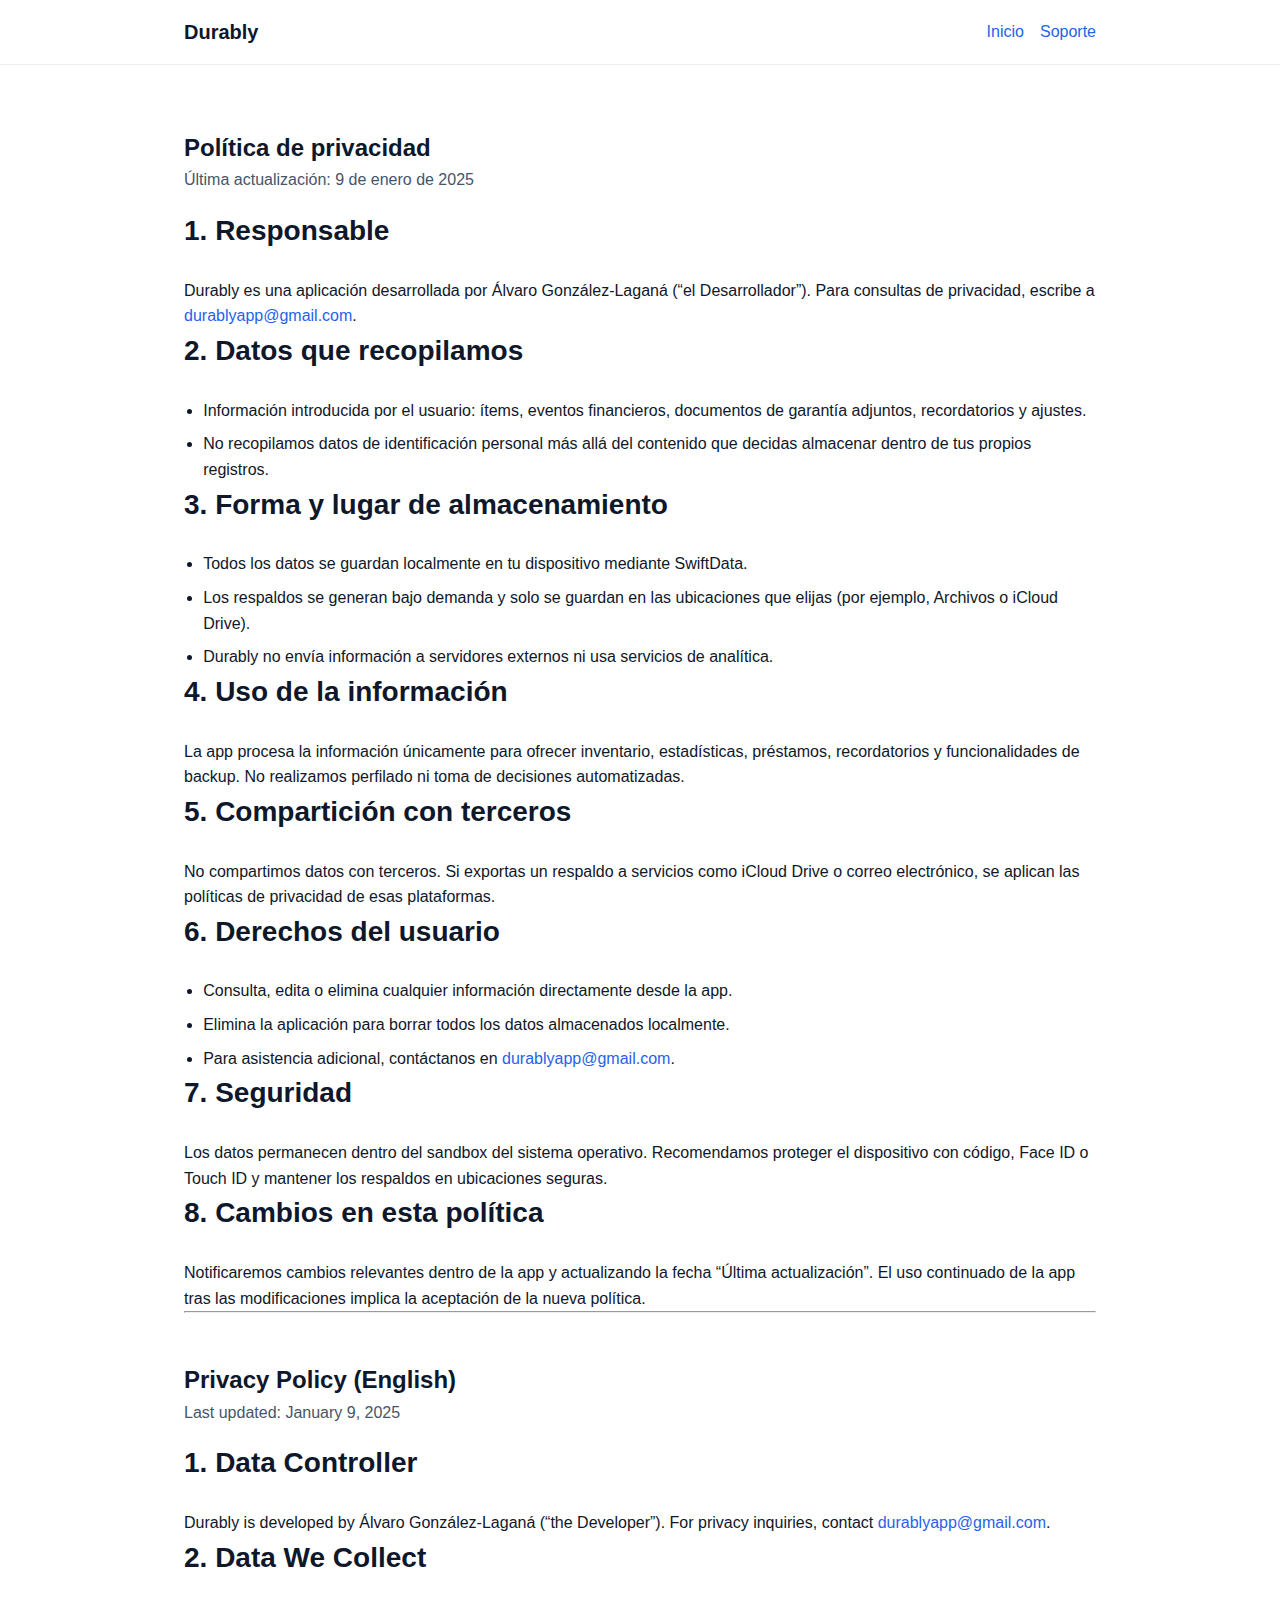
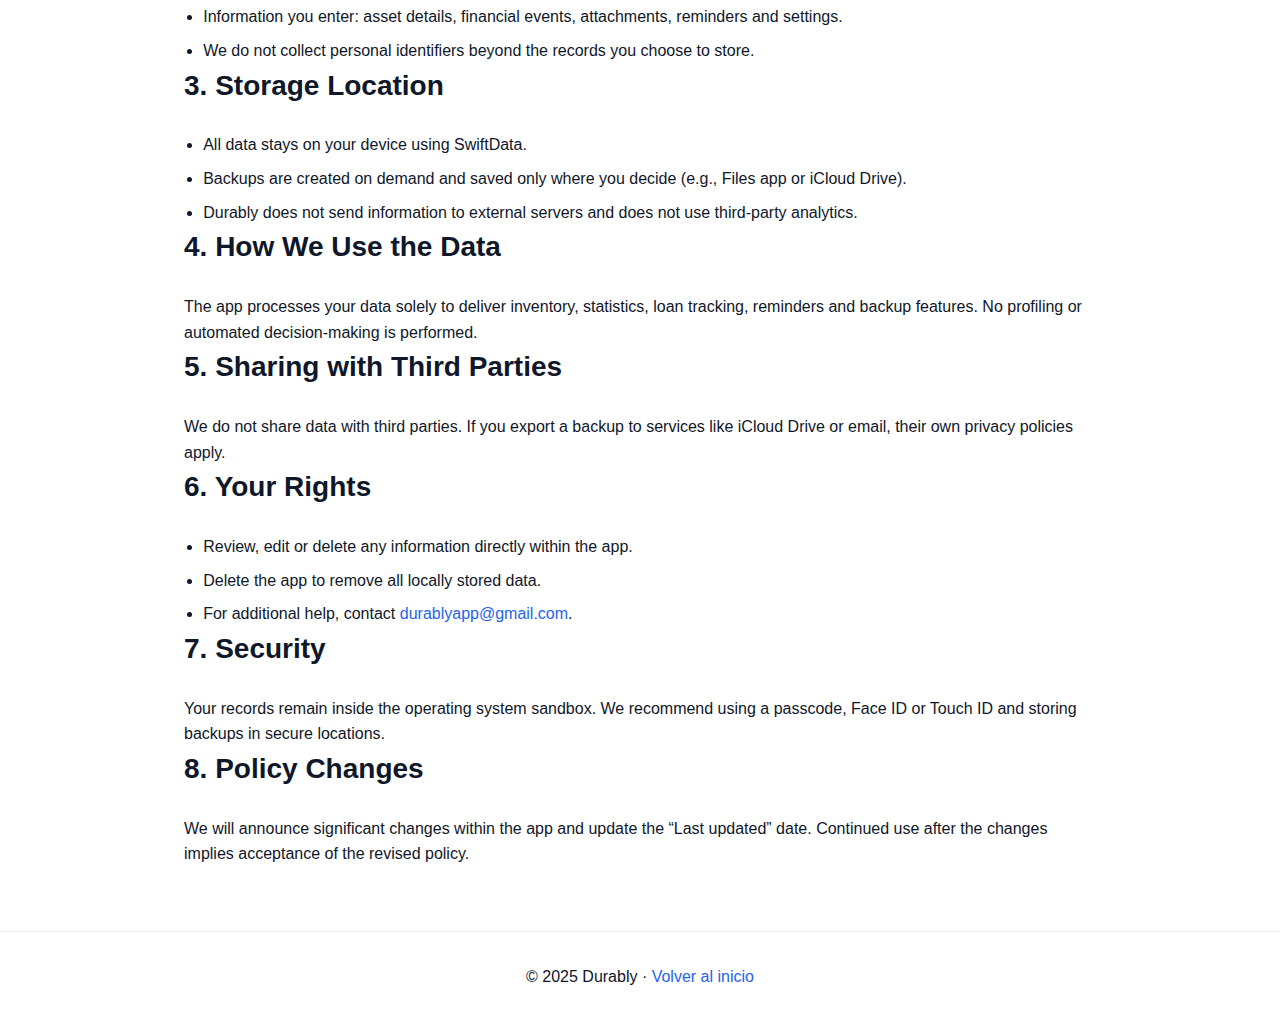
<file: privacy.html>
<!DOCTYPE html>
<html lang="es">
  <head>
    <meta charset="utf-8" />
    <meta name="viewport" content="width=device-width, initial-scale=1" />
    <title>Política de privacidad · Durably</title>
    <link rel="stylesheet" href="styles.css" />
    <meta
      name="description"
      content="Política de privacidad de Durably: la app funciona offline, guarda los datos en tu dispositivo y solo exporta respaldos bajo tu control."
    />
  </head>
  <body>
    <header class="site-header">
      <div class="container">
        <h1>Durably</h1>
        <nav>
          <a href="index.html">Inicio</a>
          <a href="support.html">Soporte</a>
        </nav>
      </div>
    </header>

    <main class="section">
      <div class="container">
        <h2>Política de privacidad</h2>
        <p class="meta">Última actualización: 9 de enero de 2025</p>

        <h3>1. Responsable</h3>
        <p>
          Durably es una aplicación desarrollada por Álvaro González-Laganá (“el Desarrollador”). Para consultas de
          privacidad, escribe a <a href="mailto:durablyapp@gmail.com">durablyapp@gmail.com</a>.
        </p>

        <h3>2. Datos que recopilamos</h3>
        <ul>
          <li>Información introducida por el usuario: ítems, eventos financieros, documentos de garantía adjuntos, recordatorios y ajustes.</li>
          <li>
            No recopilamos datos de identificación personal más allá del contenido que decidas almacenar dentro de tus propios
            registros.
          </li>
        </ul>

        <h3>3. Forma y lugar de almacenamiento</h3>
        <ul>
          <li>Todos los datos se guardan localmente en tu dispositivo mediante SwiftData.</li>
          <li>
            Los respaldos se generan bajo demanda y solo se guardan en las ubicaciones que elijas (por ejemplo, Archivos o iCloud Drive).
          </li>
          <li>Durably no envía información a servidores externos ni usa servicios de analítica.</li>
        </ul>

        <h3>4. Uso de la información</h3>
        <p>
          La app procesa la información únicamente para ofrecer inventario, estadísticas, préstamos, recordatorios y funcionalidades de
          backup. No realizamos perfilado ni toma de decisiones automatizadas.
        </p>

        <h3>5. Compartición con terceros</h3>
        <p>
          No compartimos datos con terceros. Si exportas un respaldo a servicios como iCloud Drive o correo electrónico, se aplican las
          políticas de privacidad de esas plataformas.
        </p>

        <h3>6. Derechos del usuario</h3>
        <ul>
          <li>Consulta, edita o elimina cualquier información directamente desde la app.</li>
          <li>Elimina la aplicación para borrar todos los datos almacenados localmente.</li>
          <li>Para asistencia adicional, contáctanos en <a href="mailto:durablyapp@gmail.com">durablyapp@gmail.com</a>.</li>
        </ul>

        <h3>7. Seguridad</h3>
        <p>
          Los datos permanecen dentro del sandbox del sistema operativo. Recomendamos proteger el dispositivo con código, Face ID o Touch ID
          y mantener los respaldos en ubicaciones seguras.
        </p>

        <h3>8. Cambios en esta política</h3>
        <p>
          Notificaremos cambios relevantes dentro de la app y actualizando la fecha “Última actualización”. El uso continuado de la app tras
          las modificaciones implica la aceptación de la nueva política.
        </p>

        <hr />

        <h2 class="mt">Privacy Policy (English)</h2>
        <p class="meta">Last updated: January 9, 2025</p>

        <h3>1. Data Controller</h3>
        <p>
          Durably is developed by Álvaro González-Laganá (“the Developer”). For privacy inquiries, contact
          <a href="mailto:durablyapp@gmail.com">durablyapp@gmail.com</a>.
        </p>

        <h3>2. Data We Collect</h3>
        <ul>
          <li>Information you enter: asset details, financial events, attachments, reminders and settings.</li>
          <li>We do not collect personal identifiers beyond the records you choose to store.</li>
        </ul>

        <h3>3. Storage Location</h3>
        <ul>
          <li>All data stays on your device using SwiftData.</li>
          <li>Backups are created on demand and saved only where you decide (e.g., Files app or iCloud Drive).</li>
          <li>Durably does not send information to external servers and does not use third-party analytics.</li>
        </ul>

        <h3>4. How We Use the Data</h3>
        <p>
          The app processes your data solely to deliver inventory, statistics, loan tracking, reminders and backup features. No profiling or
          automated decision-making is performed.
        </p>

        <h3>5. Sharing with Third Parties</h3>
        <p>
          We do not share data with third parties. If you export a backup to services like iCloud Drive or email, their own privacy policies
          apply.
        </p>

        <h3>6. Your Rights</h3>
        <ul>
          <li>Review, edit or delete any information directly within the app.</li>
          <li>Delete the app to remove all locally stored data.</li>
          <li>For additional help, contact <a href="mailto:durablyapp@gmail.com">durablyapp@gmail.com</a>.</li>
        </ul>

        <h3>7. Security</h3>
        <p>
          Your records remain inside the operating system sandbox. We recommend using a passcode, Face ID or Touch ID and storing backups in
          secure locations.
        </p>

        <h3>8. Policy Changes</h3>
        <p>
          We will announce significant changes within the app and update the “Last updated” date. Continued use after the changes implies
          acceptance of the revised policy.
        </p>
      </div>
    </main>

    <footer class="site-footer">
      <div class="container">
        <p>© 2025 Durably · <a href="index.html">Volver al inicio</a></p>
      </div>
    </footer>
  </body>
</html>
</file>
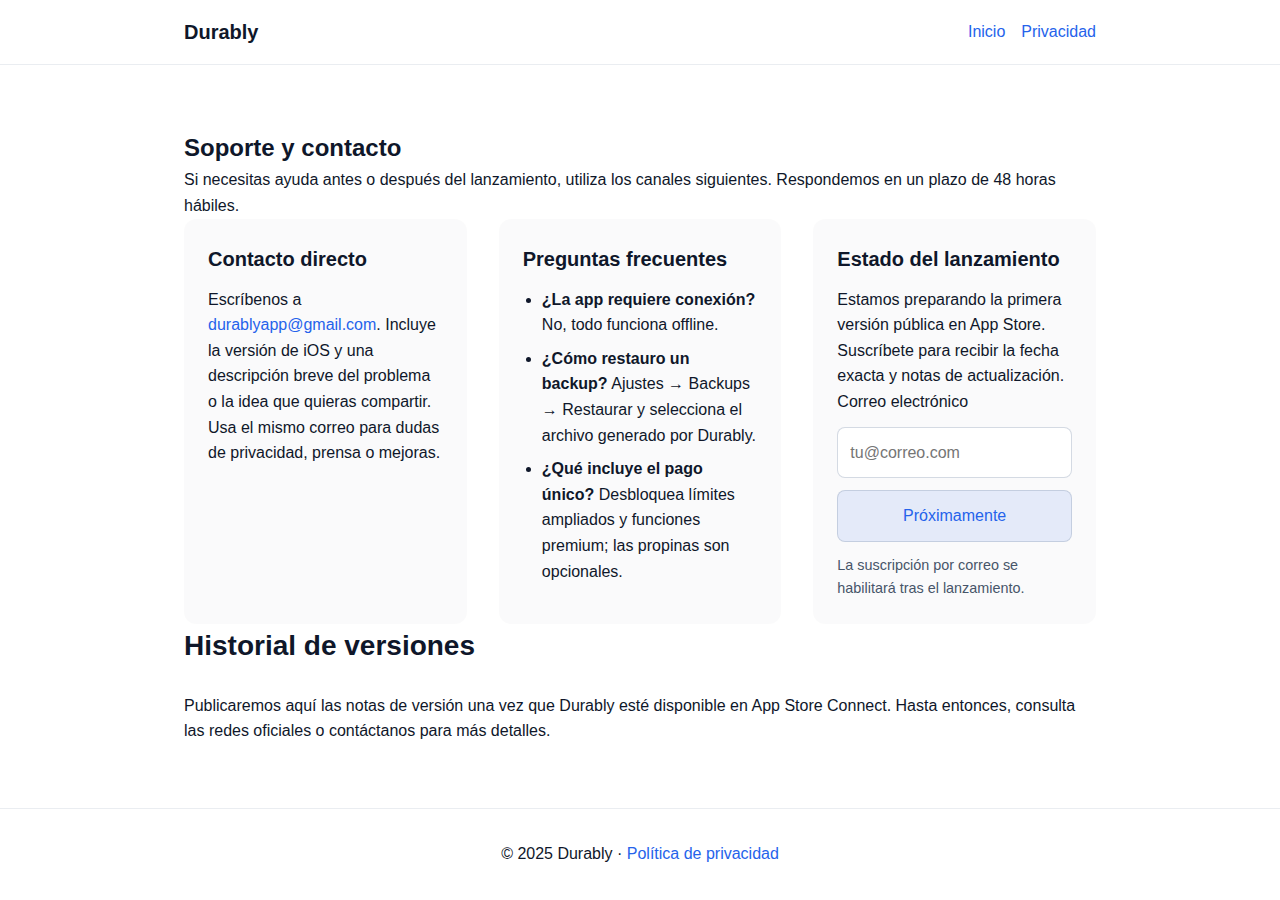
<file: support.html>
<!DOCTYPE html>
<html lang="es">
  <head>
    <meta charset="utf-8" />
    <meta name="viewport" content="width=device-width, initial-scale=1" />
    <title>Soporte · Durably</title>
    <link rel="stylesheet" href="styles.css" />
    <meta
      name="description"
      content="Recibe soporte para Durably: preguntas frecuentes, contacto y próximos pasos del lanzamiento."
    />
  </head>
  <body>
    <header class="site-header">
      <div class="container">
        <h1>Durably</h1>
        <nav>
          <a href="index.html">Inicio</a>
          <a href="privacy.html">Privacidad</a>
        </nav>
      </div>
    </header>

    <main class="section">
      <div class="container">
        <h2>Soporte y contacto</h2>
        <p>
          Si necesitas ayuda antes o después del lanzamiento, utiliza los canales siguientes. Respondemos en un plazo de 48 horas hábiles.
        </p>

        <div class="grid">
          <section>
            <h3>Contacto directo</h3>
            <p>
              Escríbenos a <a href="mailto:durablyapp@gmail.com">durablyapp@gmail.com</a>. Incluye la versión de iOS y una descripción breve del
              problema o la idea que quieras compartir.
            </p>
            <p>Usa el mismo correo para dudas de privacidad, prensa o mejoras.</p>
          </section>

          <section>
            <h3>Preguntas frecuentes</h3>
            <ul>
              <li><strong>¿La app requiere conexión?</strong> No, todo funciona offline.</li>
              <li><strong>¿Cómo restauro un backup?</strong> Ajustes → Backups → Restaurar y selecciona el archivo generado por Durably.</li>
              <li><strong>¿Qué incluye el pago único?</strong> Desbloquea límites ampliados y funciones premium; las propinas son opcionales.</li>
            </ul>
          </section>

          <section>
            <h3>Estado del lanzamiento</h3>
            <p>
              Estamos preparando la primera versión pública en App Store. Suscríbete para recibir la fecha exacta y notas de actualización.
            </p>
            <form class="subscribe-form" action="#" method="post">
              <label for="email">Correo electrónico</label>
              <input id="email" name="email" type="email" placeholder="tu@correo.com" required />
              <button type="submit" disabled>Próximamente</button>
              <p class="helper">La suscripción por correo se habilitará tras el lanzamiento.</p>
            </form>
          </section>
        </div>

        <h3>Historial de versiones</h3>
        <p>
          Publicaremos aquí las notas de versión una vez que Durably esté disponible en App Store Connect. Hasta entonces, consulta las
          redes oficiales o contáctanos para más detalles.
        </p>
      </div>
    </main>

    <footer class="site-footer">
      <div class="container">
        <p>© 2025 Durably · <a href="privacy.html">Política de privacidad</a></p>
      </div>
    </footer>
  </body>
</html>
</file>
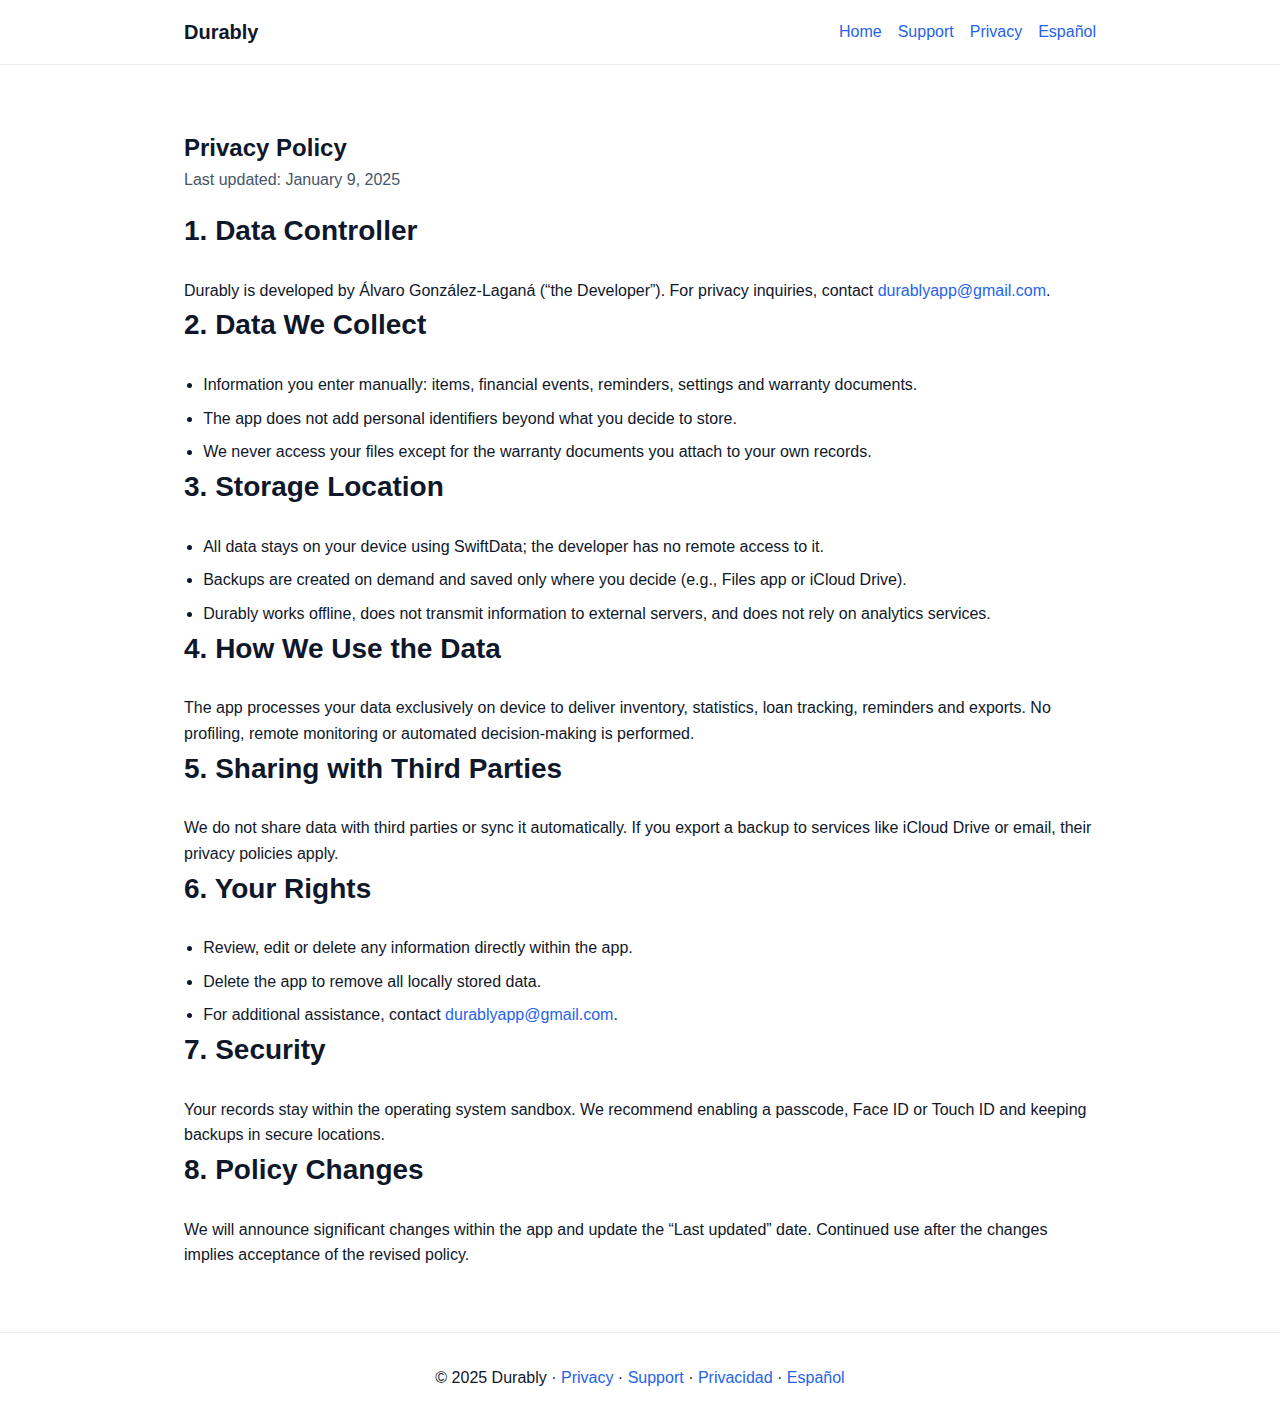
<file: en/privacy.html>
<!DOCTYPE html>
<html lang="en">
  <head>
    <meta charset="utf-8" />
    <meta name="viewport" content="width=device-width, initial-scale=1" />
    <title>Privacy Policy · Durably</title>
    <link rel="stylesheet" href="../styles.css" />
    <meta
      name="description"
      content="Durably works offline, keeps your data on your device, and only exports backups when you decide to do so."
    />
  </head>
  <body>
    <header class="site-header">
      <div class="container">
        <h1>Durably</h1>
        <nav>
          <a href="index.html">Home</a>
          <a href="support.html">Support</a>
          <a href="privacy.html" class="active">Privacy</a>
          <a href="../privacy.html">Español</a>
        </nav>
      </div>
    </header>

    <main class="section">
      <div class="container">
        <h2>Privacy Policy</h2>
        <p class="meta">Last updated: January 9, 2025</p>

        <h3>1. Data Controller</h3>
        <p>
          Durably is developed by Álvaro González-Laganá (“the Developer”). For privacy inquiries, contact
          <a href="mailto:durablyapp@gmail.com">durablyapp@gmail.com</a>.
        </p>

        <h3>2. Data We Collect</h3>
        <ul>
          <li>Information you enter manually: items, financial events, reminders, settings and warranty documents.</li>
          <li>The app does not add personal identifiers beyond what you decide to store.</li>
          <li>We never access your files except for the warranty documents you attach to your own records.</li>
        </ul>

        <h3>3. Storage Location</h3>
        <ul>
          <li>All data stays on your device using SwiftData; the developer has no remote access to it.</li>
          <li>Backups are created on demand and saved only where you decide (e.g., Files app or iCloud Drive).</li>
          <li>Durably works offline, does not transmit information to external servers, and does not rely on analytics services.</li>
        </ul>

        <h3>4. How We Use the Data</h3>
        <p>
          The app processes your data exclusively on device to deliver inventory, statistics, loan tracking, reminders and exports. No
          profiling, remote monitoring or automated decision-making is performed.
        </p>

        <h3>5. Sharing with Third Parties</h3>
        <p>
          We do not share data with third parties or sync it automatically. If you export a backup to services like iCloud Drive or email,
          their privacy policies apply.
        </p>

        <h3>6. Your Rights</h3>
        <ul>
          <li>Review, edit or delete any information directly within the app.</li>
          <li>Delete the app to remove all locally stored data.</li>
          <li>For additional assistance, contact <a href="mailto:durablyapp@gmail.com">durablyapp@gmail.com</a>.</li>
        </ul>

        <h3>7. Security</h3>
        <p>
          Your records stay within the operating system sandbox. We recommend enabling a passcode, Face ID or Touch ID and keeping backups in
          secure locations.
        </p>

        <h3>8. Policy Changes</h3>
        <p>
          We will announce significant changes within the app and update the “Last updated” date. Continued use after the changes implies
          acceptance of the revised policy.
        </p>
      </div>
    </main>

    <footer class="site-footer">
      <div class="container">
        <p>
          © 2025 Durably · <a href="privacy.html">Privacy</a> ·
          <a href="support.html">Support</a> · <a href="../privacy.html">Privacidad</a> ·
          <a href="../index.html">Español</a>
        </p>
      </div>
    </footer>
  </body>
</html>
</file>
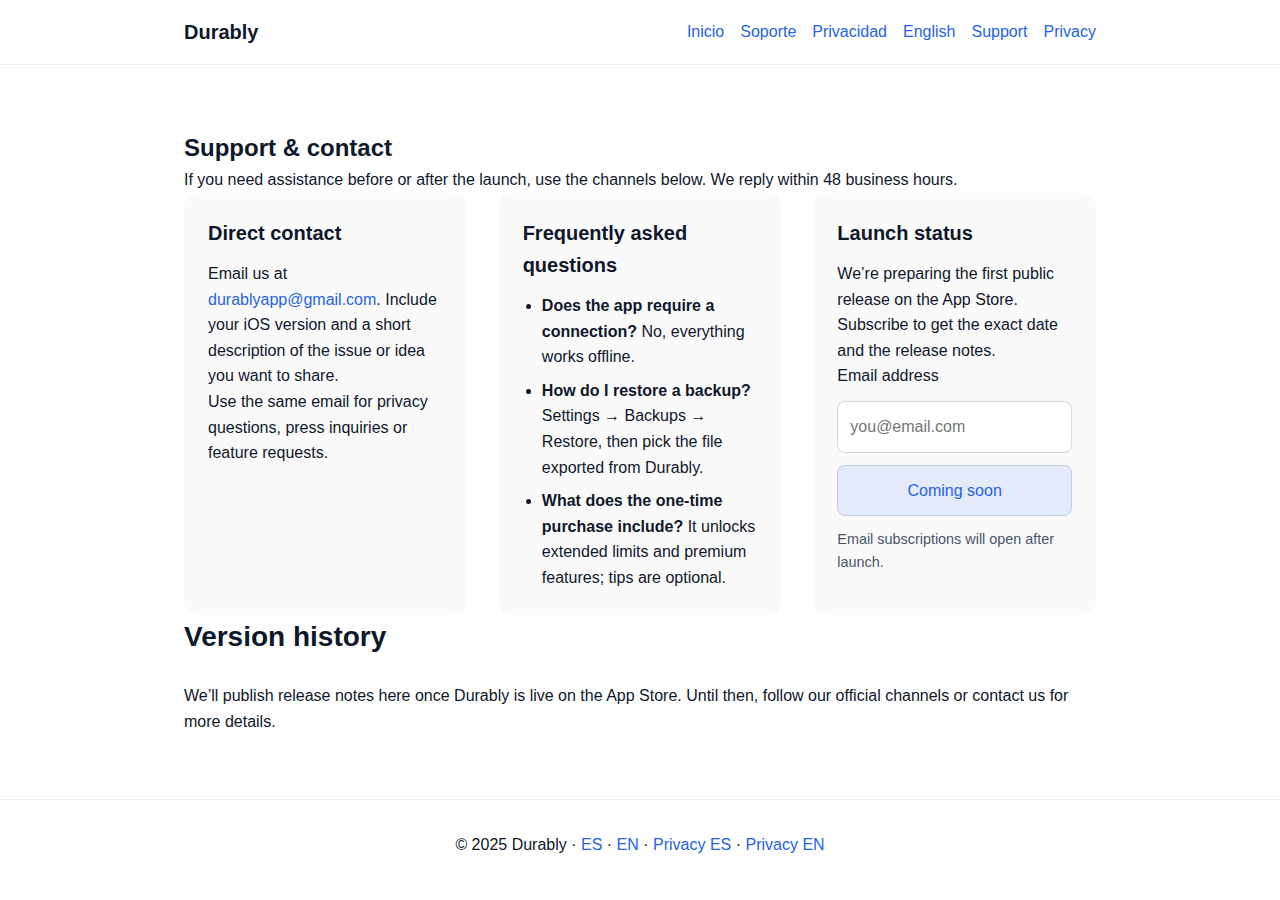
<file: en/support.html>
<!DOCTYPE html>
<html lang="en">
  <head>
    <meta charset="utf-8" />
    <meta name="viewport" content="width=device-width, initial-scale=1" />
    <title>Support · Durably</title>
    <link rel="stylesheet" href="../styles.css" />
    <meta
      name="description"
      content="Need help with Durably? Contact support, read the FAQ and follow the launch status."
    />
  </head>
  <body>
    <header class="site-header">
      <div class="container">
        <h1>Durably</h1>
        <nav>
          <a href="../index.html">Inicio</a>
          <a href="../support.html">Soporte</a>
          <a href="../privacy.html">Privacidad</a>
          <a href="index.html">English</a>
          <a href="support.html" class="active">Support</a>
          <a href="privacy.html">Privacy</a>
        </nav>
      </div>
    </header>

    <main class="section">
      <div class="container">
        <h2>Support & contact</h2>
        <p>
          If you need assistance before or after the launch, use the channels below. We reply within 48 business hours.
        </p>

        <div class="grid">
          <section>
            <h3>Direct contact</h3>
            <p>
              Email us at <a href="mailto:durablyapp@gmail.com">durablyapp@gmail.com</a>. Include your iOS version and a short description of the issue or idea you want to share.
            </p>
            <p>Use the same email for privacy questions, press inquiries or feature requests.</p>
          </section>

          <section>
            <h3>Frequently asked questions</h3>
            <ul>
              <li><strong>Does the app require a connection?</strong> No, everything works offline.</li>
              <li><strong>How do I restore a backup?</strong> Settings → Backups → Restore, then pick the file exported from Durably.</li>
              <li><strong>What does the one-time purchase include?</strong> It unlocks extended limits and premium features; tips are optional.</li>
            </ul>
          </section>

          <section>
            <h3>Launch status</h3>
            <p>
              We’re preparing the first public release on the App Store. Subscribe to get the exact date and the release notes.
            </p>
            <form class="subscribe-form" action="#" method="post">
              <label for="email">Email address</label>
              <input id="email" name="email" type="email" placeholder="you@email.com" required />
              <button type="submit" disabled>Coming soon</button>
              <p class="helper">Email subscriptions will open after launch.</p>
            </form>
          </section>
        </div>

        <h3>Version history</h3>
        <p>
          We’ll publish release notes here once Durably is live on the App Store. Until then, follow our official channels or contact us for more details.
        </p>
      </div>
    </main>

    <footer class="site-footer">
      <div class="container">
        <p>
          © 2025 Durably · <a href="../index.html">ES</a> · <a href="index.html">EN</a> ·
          <a href="../privacy.html">Privacy ES</a> · <a href="privacy.html">Privacy EN</a>
        </p>
      </div>
    </footer>
  </body>
</html>
</file>
<file: styles.css>
:root {
  color-scheme: light dark;
  --bg: #ffffff;
  --fg: #0f172a;
  --muted: #475569;
  --accent: #2563eb;
  --accent-contrast: #f8fafc;
  --bg-alt: #f1f5f9;
  font-family: "SF Pro Text", -apple-system, BlinkMacSystemFont, "Segoe UI",
    sans-serif;
}

@media (prefers-color-scheme: dark) {
  :root {
    --bg: #0f172a;
    --fg: #e2e8f0;
    --muted: #94a3b8;
    --accent: #60a5fa;
    --accent-contrast: #0f172a;
    --bg-alt: #1e293b;
  }
}

* {
  box-sizing: border-box;
  margin: 0;
  padding: 0;
}

body {
  background: var(--bg);
  color: var(--fg);
  line-height: 1.6;
}

a {
  color: var(--accent);
  text-decoration: none;
}

a:hover {
  text-decoration: underline;
}

.container {
  margin: 0 auto;
  max-width: 960px;
  padding: 0 1.5rem;
}

.site-header {
  background: var(--bg);
  border-bottom: 1px solid rgba(148, 163, 184, 0.2);
  position: sticky;
  top: 0;
  z-index: 10;
}

.site-header h1 {
  font-size: 1.25rem;
  font-weight: 700;
}

.site-header nav {
  display: flex;
  gap: 1rem;
  align-items: center;
}

.site-header .container {
  align-items: center;
  display: flex;
  justify-content: space-between;
  padding: 1rem 1.5rem;
}

.hero {
  background: linear-gradient(
    135deg,
    rgba(37, 99, 235, 0.12),
    rgba(14, 116, 144, 0.08)
  );
  padding: 6rem 0 4rem;
  text-align: center;
}

.hero h2 {
  font-size: 2rem;
  margin-bottom: 1rem;
}

.hero p {
  color: var(--muted);
  margin: 0 auto 2rem;
  max-width: 640px;
}

.cta {
  background: var(--accent);
  border-radius: 999px;
  color: var(--accent-contrast);
  display: inline-block;
  font-weight: 600;
  padding: 0.8rem 1.8rem;
  text-decoration: none;
}

.cta:hover {
  opacity: 0.9;
  text-decoration: none;
}

.section {
  padding: 4rem 0;
}

.section-alt {
  background: var(--bg-alt);
}

.section h3 {
  font-size: 1.75rem;
  margin-bottom: 1.5rem;
}

.section-lead {
  color: var(--muted);
  margin-bottom: 2rem;
  max-width: 640px;
}

.grid {
  display: grid;
  gap: 2rem;
  grid-template-columns: repeat(auto-fit, minmax(240px, 1fr));
}

.grid article,
.grid section {
  background: rgba(15, 23, 42, 0.02);
  border-radius: 12px;
  padding: 1.5rem;
}

@media (prefers-color-scheme: dark) {
  .grid article,
  .grid section {
    background: rgba(148, 163, 184, 0.08);
  }
}

.grid h4,
.grid h3 {
  font-size: 1.25rem;
  margin-bottom: 0.75rem;
}

.symbols-grid {
  margin-top: 2.5rem;
}

.symbol-card {
  --symbol-color: var(--accent);
  --symbol-border: rgba(37, 99, 235, 0.35);
  --symbol-surface: rgba(37, 99, 235, 0.12);
  --symbol-icon-bg: rgba(37, 99, 235, 0.18);
  align-items: flex-start;
  background: var(--symbol-surface);
  border: 1px solid var(--symbol-border);
  border-radius: 12px;
  display: flex;
  flex-direction: column;
  gap: 1rem;
  padding: 1.75rem;
  transition: transform 0.18s ease, box-shadow 0.18s ease;
}

.symbol-card:hover {
  transform: translateY(-4px);
  box-shadow: 0 16px 32px rgba(15, 23, 42, 0.12);
}

@media (prefers-color-scheme: dark) {
  .symbol-card:hover {
    box-shadow: 0 16px 32px rgba(15, 23, 42, 0.45);
  }
}

.symbol-card p {
  color: var(--muted);
  margin: 0;
}

.symbol-icon {
  align-items: center;
  background: var(--symbol-icon-bg);
  border-radius: 16px;
  display: inline-flex;
  height: 52px;
  justify-content: center;
  width: 52px;
}

.symbol-icon img {
  display: block;
  max-height: 40px;
  max-width: 40px;
}

.symbol-card--milestones {
  --symbol-color: #ffcc00;
  --symbol-border: rgba(255, 204, 0, 0.55);
  --symbol-surface: rgba(255, 204, 0, 0.14);
  --symbol-icon-bg: rgba(255, 204, 0, 0.28);
}

.symbol-card--events {
  --symbol-color: #0a84ff;
  --symbol-border: rgba(10, 132, 255, 0.5);
  --symbol-surface: rgba(10, 132, 255, 0.14);
  --symbol-icon-bg: rgba(10, 132, 255, 0.28);
}

.symbol-card--rules {
  --symbol-color: #af52de;
  --symbol-border: rgba(175, 82, 222, 0.55);
  --symbol-surface: rgba(175, 82, 222, 0.14);
  --symbol-icon-bg: rgba(175, 82, 222, 0.28);
}

.symbol-card--second-life {
  --symbol-color: #bf5af2;
  --symbol-border: rgba(191, 90, 242, 0.55);
  --symbol-surface: rgba(191, 90, 242, 0.14);
  --symbol-icon-bg: rgba(191, 90, 242, 0.28);
}

.symbol-card--loans {
  --symbol-color: #34c759;
  --symbol-border: rgba(52, 199, 89, 0.55);
  --symbol-surface: rgba(52, 199, 89, 0.14);
  --symbol-icon-bg: rgba(52, 199, 89, 0.28);
}

.symbol-card--warranty {
  --symbol-color: #10b981;
  --symbol-border: rgba(16, 185, 129, 0.55);
  --symbol-surface: rgba(16, 185, 129, 0.14);
  --symbol-icon-bg: rgba(16, 185, 129, 0.28);
}

ul {
  padding-left: 1.2rem;
}

ul li + li {
  margin-top: 0.5rem;
}

.link {
  display: inline-block;
  margin-top: 1rem;
}

.site-footer {
  border-top: 1px solid rgba(148, 163, 184, 0.2);
  padding: 2rem 0;
  text-align: center;
}

.meta {
  color: var(--muted);
  margin-bottom: 1rem;
}

.mt {
  margin-top: 3rem;
}

.subscribe-form {
  display: grid;
  gap: 0.75rem;
}

.subscribe-form input,
.subscribe-form button {
  border-radius: 8px;
  border: 1px solid rgba(148, 163, 184, 0.4);
  font: inherit;
  padding: 0.75rem;
}

.subscribe-form button {
  background: rgba(37, 99, 235, 0.1);
  color: var(--accent);
  cursor: not-allowed;
}

.helper {
  color: var(--muted);
  font-size: 0.9rem;
}
</file>
